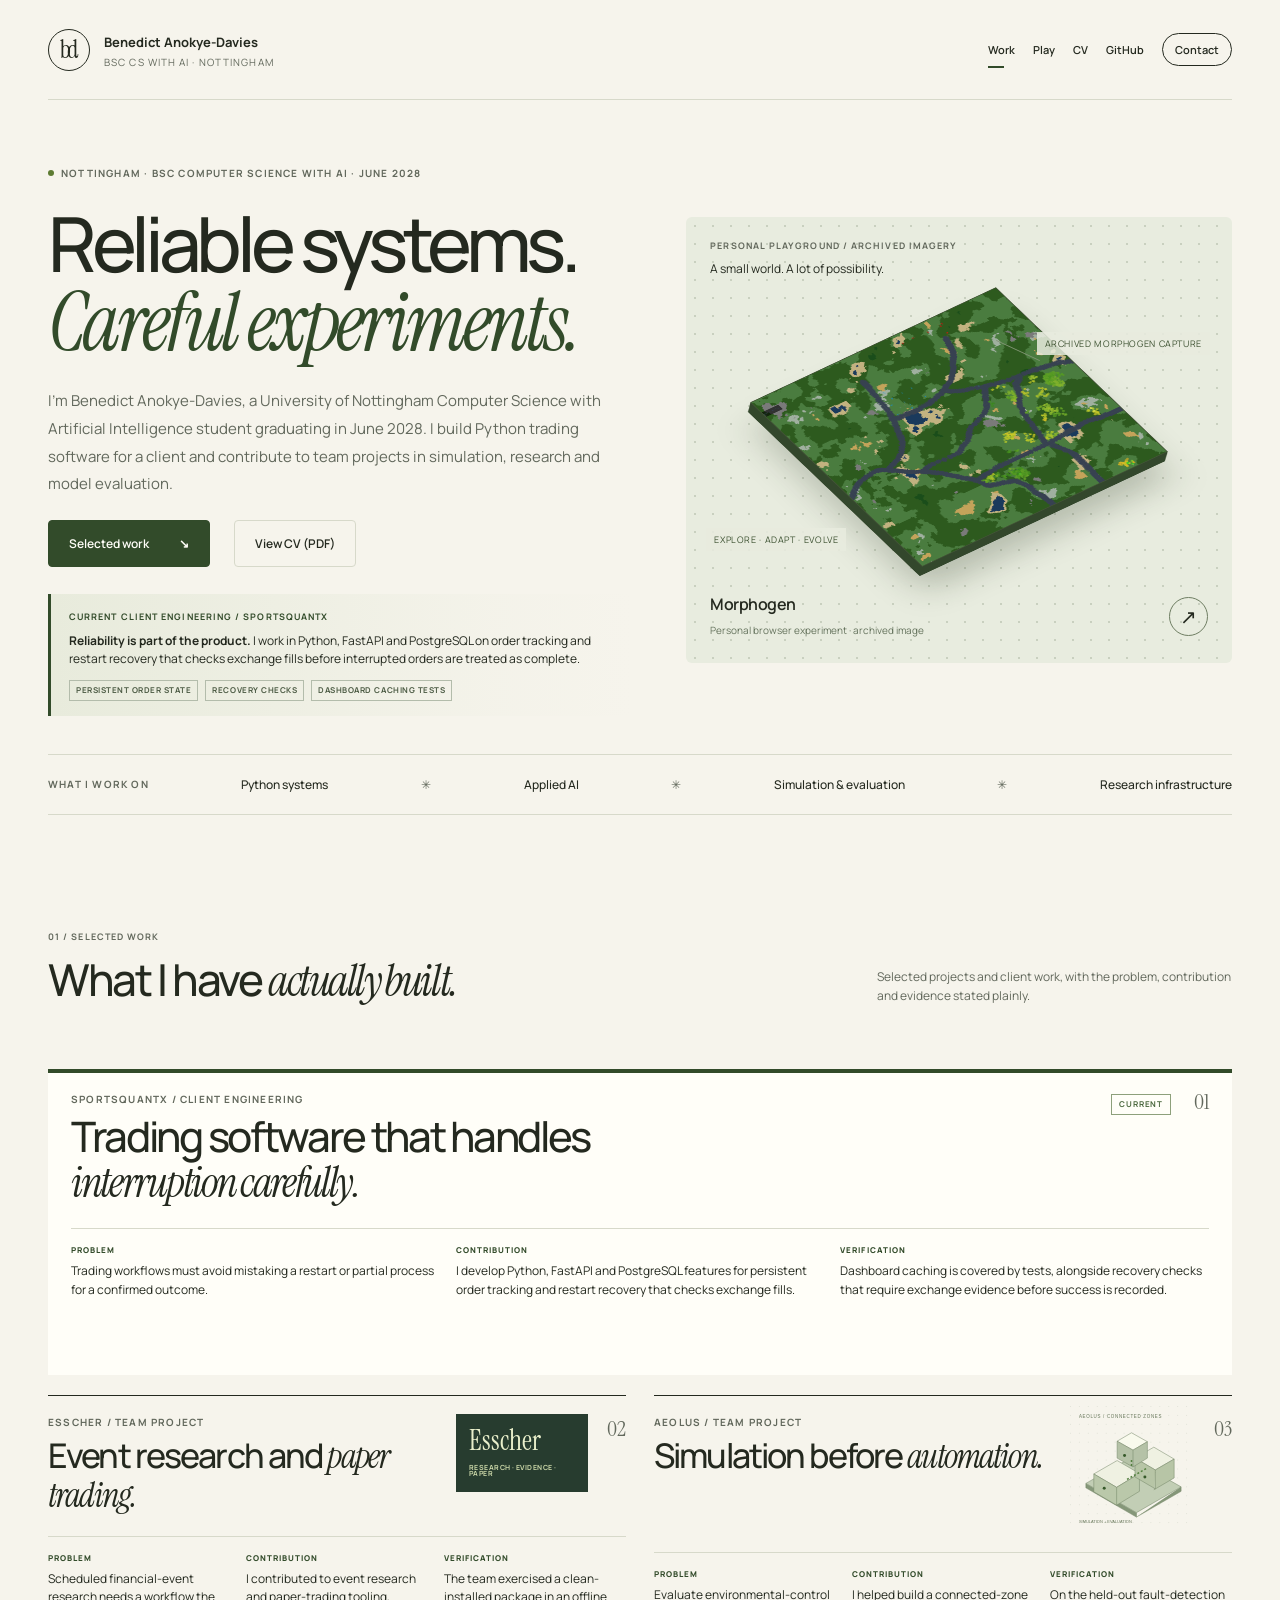
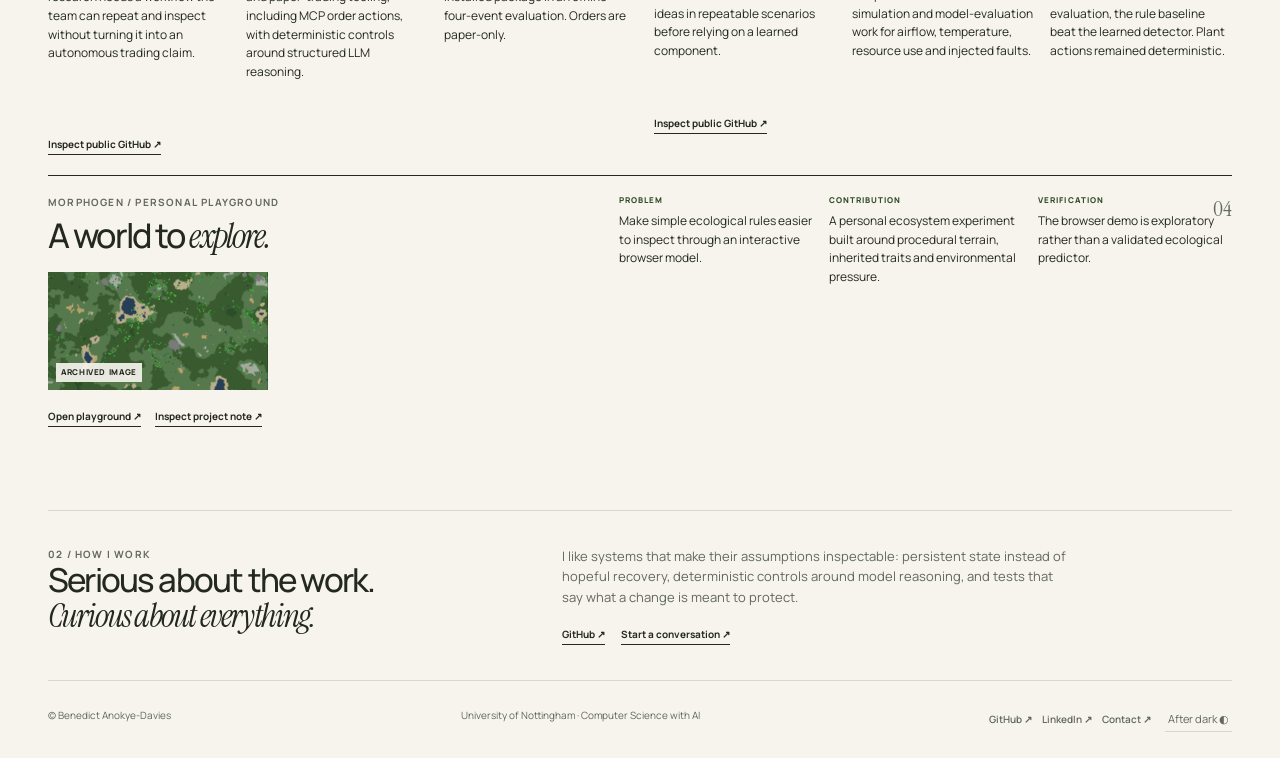
<file: index.html>
<!doctype html><html lang="en"><head><meta charset="utf-8"><meta name="viewport" content="width=device-width, initial-scale=1"><meta name="description" content="Portfolio of Benedict Anokye-Davies, a University of Nottingham Computer Science with Artificial Intelligence student."><title>Selected work · Benedict Anokye-Davies</title><link rel="icon" href="assets/favicon.svg" type="image/svg+xml"><link rel="stylesheet" href="style.css"></head><body><a class="skip-link" href="#main">Skip to content</a><div class="wrap"><header class="header"><a class="brand" href="index.html" aria-label="Benedict Anokye-Davies — home"><span class="monogram">bd</span><span><strong>Benedict Anokye-Davies</strong><small>BSc CS with AI · Nottingham</small></span></a><nav class="nav recruiter-nav" aria-label="Main navigation"><a class="active" href="index.html#work">Work</a><a class="" href="demo.html">Play</a><a href="cv/latest.pdf" target="_blank" rel="noopener">CV</a><a href="https://github.com/bbeennyy860-cyber" target="_blank" rel="noopener">GitHub</a><a class="contact-link" href="mailto:benanokye577@gmail.com">Contact</a></nav></header><main id="main"><section class="hero recruiter-hero"><div class="hero-copy"><div class="meta"><span class="dot"></span>NOTTINGHAM · BSC COMPUTER SCIENCE WITH AI · JUNE 2028</div><h1>Reliable systems.<br><i>Careful experiments.</i></h1><p>I'm Benedict Anokye-Davies, a University of Nottingham Computer Science with Artificial Intelligence student graduating in June 2028. I build Python trading software for a client and contribute to team projects in simulation, research and model evaluation.</p><div class="actions"><a class="button" href="#work">Selected work <span>↘</span></a><a class="button secondary" href="cv/latest.pdf">View CV (PDF)</a></div><aside class="client-brief" aria-label="Current SportsQuantX client work"><div class="meta">CURRENT CLIENT ENGINEERING / SPORTSQUANTX</div><p><strong>Reliability is part of the product.</strong> I work in Python, FastAPI and PostgreSQL on order tracking and restart recovery that checks exchange fills before interrupted orders are treated as complete.</p><div class="client-tags"><span>Persistent order state</span><span>Recovery checks</span><span>Dashboard caching tests</span></div></aside></div><div class="hero-art" aria-label="Stylised presentation of archived Morphogen simulation imagery"><div class="art-title"><div class="meta">PERSONAL PLAYGROUND / ARCHIVED IMAGERY</div><div style="font-size:12px;margin-top:5px">A small world. A lot of possibility.</div></div><div class="specimen"></div><div class="art-note n1"><span class="annotation-line"></span>ARCHIVED MORPHOGEN CAPTURE</div><div class="art-note n2">EXPLORE · ADAPT · EVOLVE</div><div class="art-caption"><div><strong>Morphogen</strong><small>Personal browser experiment · archived image</small></div><a class="circle-link" href="demo.html" aria-label="Open Morphogen playground">↗</a></div></div></section><div class="ticker recruiter-ticker"><span class="meta">WHAT I WORK ON</span><b>Python systems</b><span>✳</span><b>Applied AI</b><span>✳</span><b>Simulation & evaluation</b><span>✳</span><b>Research infrastructure</b></div><section id="work" class="recruiter-work"><div class="section-head"><div><div class="meta">01 / SELECTED WORK</div><h2>What I have <i>actually built.</i></h2></div><p class="work-deck">Selected projects and client work, with the problem, contribution and evidence stated plainly.</p></div><div class="case-ledger"><article class="case-note client-note"><div class="case-number">01</div><div class="case-header"><div><div class="meta">SPORTSQUANTX / CLIENT ENGINEERING</div><h3>Trading software that handles <i>interruption carefully.</i></h3></div><span class="case-status">Current</span></div><div class="case-body"><div><small>Problem</small><p>Trading workflows must avoid mistaking a restart or partial process for a confirmed outcome.</p></div><div><small>Contribution</small><p>I develop Python, FastAPI and PostgreSQL features for persistent order tracking and restart recovery that checks exchange fills.</p></div><div><small>Verification</small><p>Dashboard caching is covered by tests, alongside recovery checks that require exchange evidence before success is recorded.</p></div></div></article><article class="case-note esscher-note"><div class="case-number">02</div><div class="case-header"><div><div class="meta">ESSCHER / TEAM PROJECT</div><h3>Event research and <i>paper trading.</i></h3></div><div class="project-mark">Esscher<span>research · evidence · paper</span></div></div><div class="case-body"><div><small>Problem</small><p>Scheduled financial-event research needs a workflow the team can repeat and inspect without turning it into an autonomous trading claim.</p></div><div><small>Contribution</small><p>I contributed to event research and paper-trading tooling, including MCP order actions, with deterministic controls around structured LLM reasoning.</p></div><div><small>Verification</small><p>The team exercised a clean-installed package in an offline four-event evaluation. Orders are paper-only.</p></div></div><div class="case-actions"><a href="https://github.com/bbeennyy860-cyber" target="_blank" rel="noopener">Inspect public GitHub ↗</a></div></article><article class="case-note aeolus-note"><div class="case-number">03</div><div class="case-header"><div><div class="meta">AEOLUS / TEAM PROJECT</div><h3>Simulation before <i>automation.</i></h3></div><div class="aeolus-mark"><svg viewBox="0 0 250 250" role="img" aria-label="Conceptual connected-zone diagram for AEOLUS"><defs><pattern id="grid" width="18" height="18" patternUnits="userSpaceOnUse"><circle cx="1" cy="1" r=".7" fill="#a8b49d"/></pattern></defs><rect width="250" height="250" fill="url(#grid)"/><g stroke="#718465" stroke-width="1"><path d="M32 156 122 105 224 163 134 215Z" fill="#c2ceb5"/><path d="M32 156v9l102 59v-9M134 224l90-52v-9" fill="#859779"/><path d="m48 137 47-27 45 26-46 28Z" fill="#eff1e2"/><path d="m48 137v36l46 27v-36Zm46 27 46-28v36l-46 28" fill="#bac8aa"/><path d="m131 105 38-22 41 24-38 22Z" fill="#eff1e2"/><path d="m131 105v38l41 24v-38Zm41 24 38-22v38l-41 24" fill="#b7c5a6"/><path d="m95 71 29-17 32 18-29 17Z" fill="#f9faed"/><path d="m95 71v34l32 18V89Zm32 18 29-17v33l-29 18" fill="#b5c2a7"/><path d="m115 148 39-22M124 121v-13" fill="none" stroke="#527f3e" stroke-width="3" stroke-dasharray="4 4"/></g><g fill="#36592a"><circle cx="69" cy="166" r="3"/><circle cx="151" cy="143" r="3"/><circle cx="110" cy="100" r="3"/></g><text x="18" y="25" fill="#647457" font-family="Arial" font-size="9" letter-spacing="1.4">AEOLUS / CONNECTED ZONES</text><text x="18" y="235" fill="#647457" font-family="Arial" font-size="8">SIMULATION + EVALUATION</text></svg></div></div><div class="case-body"><div><small>Problem</small><p>Evaluate environmental-control ideas in repeatable scenarios before relying on a learned component.</p></div><div><small>Contribution</small><p>I helped build a connected-zone simulation and model-evaluation work for airflow, temperature, resource use and injected faults.</p></div><div><small>Verification</small><p>On the held-out fault-detection evaluation, the rule baseline beat the learned detector. Plant actions remained deterministic.</p></div></div><div class="case-actions"><a href="https://github.com/bbeennyy860-cyber" target="_blank" rel="noopener">Inspect public GitHub ↗</a></div></article><article class="case-note morphogen-note"><div class="case-number">04</div><div class="case-header"><div><div class="meta">MORPHOGEN / PERSONAL PLAYGROUND</div><h3>A world to <i>explore.</i></h3></div><a class="morphogen-thumb" href="demo.html"><img src="assets/ecosystem.png" alt="Archived Morphogen simulation capture"><span>Archived image</span></a></div><div class="case-body"><div><small>Problem</small><p>Make simple ecological rules easier to inspect through an interactive browser model.</p></div><div><small>Contribution</small><p>A personal ecosystem experiment built around procedural terrain, inherited traits and environmental pressure.</p></div><div><small>Verification</small><p>The browser demo is exploratory rather than a validated ecological predictor.</p></div></div><div class="case-actions"><a href="demo.html">Open playground ↗</a><a href="project.html">Inspect project note ↗</a></div></article></div></section><section id="about" class="about-strip recruiter-about"><div><div class="meta">02 / HOW I WORK</div><h2>Serious about the work.<br><i>Curious about everything.</i></h2></div><div><p>I like systems that make their assumptions inspectable: persistent state instead of hopeful recovery, deterministic controls around model reasoning, and tests that say what a change is meant to protect.</p><div class="about-links"><a href="https://github.com/bbeennyy860-cyber" target="_blank" rel="noopener">GitHub ↗</a><a href="mailto:benanokye577@gmail.com">Start a conversation ↗</a></div></div></section></main><footer class="footer recruiter-footer"><span>© Benedict Anokye-Davies</span><span>University of Nottingham · Computer Science with AI</span><span class="footer-links"><a href="https://github.com/bbeennyy860-cyber" target="_blank" rel="noopener">GitHub ↗</a><a href="https://www.linkedin.com/in/benedict-anokye-davies/" target="_blank" rel="noopener">LinkedIn ↗</a><a href="mailto:benanokye577@gmail.com">Contact ↗</a><button class="theme-toggle" type="button" aria-label="Switch visual direction">After dark ◐</button></span></footer></div><script src="app.js"></script></body></html>
</file>
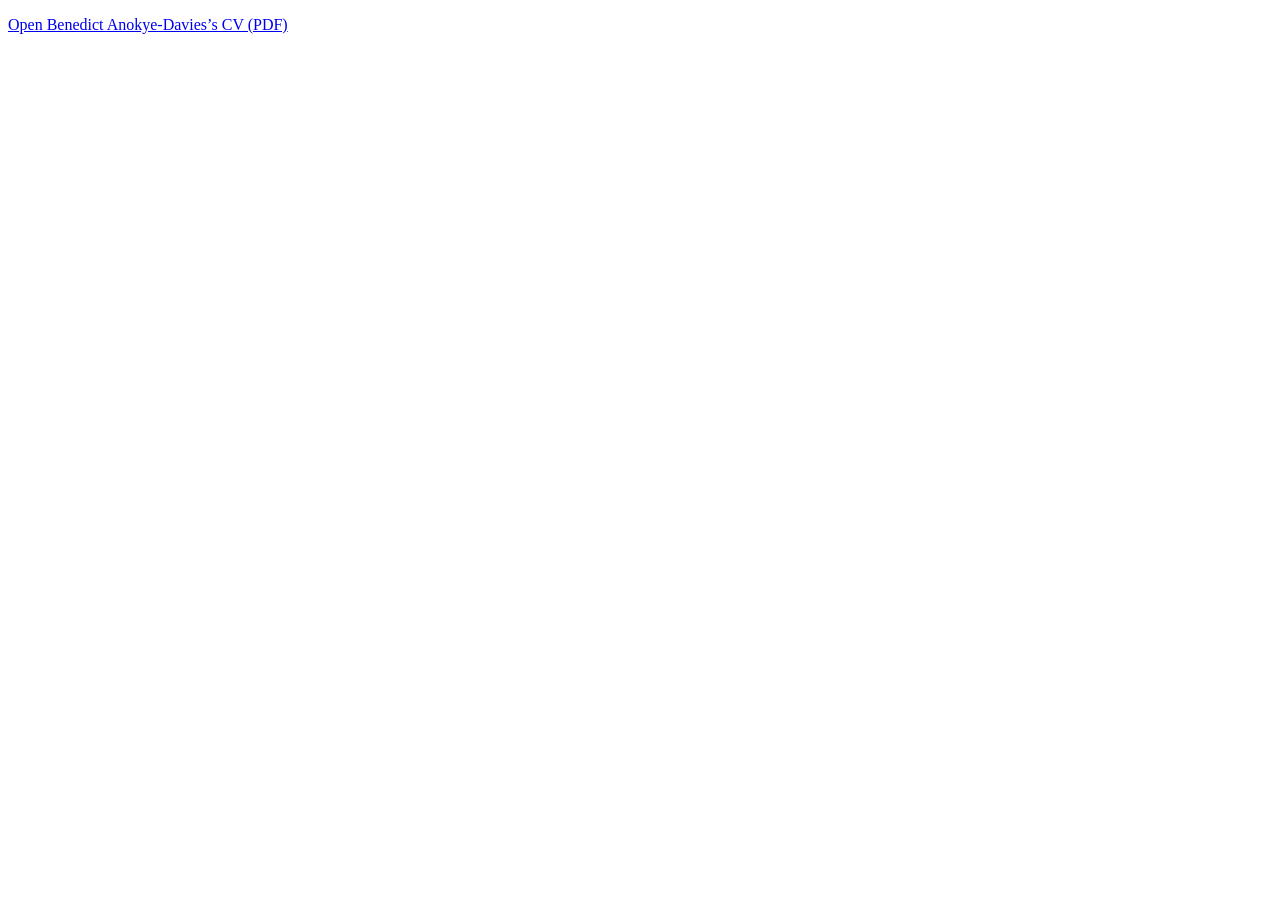
<file: cv/index.html>
<!doctype html>
<html lang="en">
<head>
  <meta charset="utf-8">
  <meta name="viewport" content="width=device-width, initial-scale=1">
  <title>CV · Benedict Anokye-Davies</title>
  <meta http-equiv="refresh" content="0; url=latest.pdf">
  <link rel="canonical" href="https://b-davies.dev/cv/latest.pdf">
</head>
<body>
  <main><p><a href="latest.pdf">Open Benedict Anokye-Davies’s CV (PDF)</a></p></main>
</body>
</html>
</file>
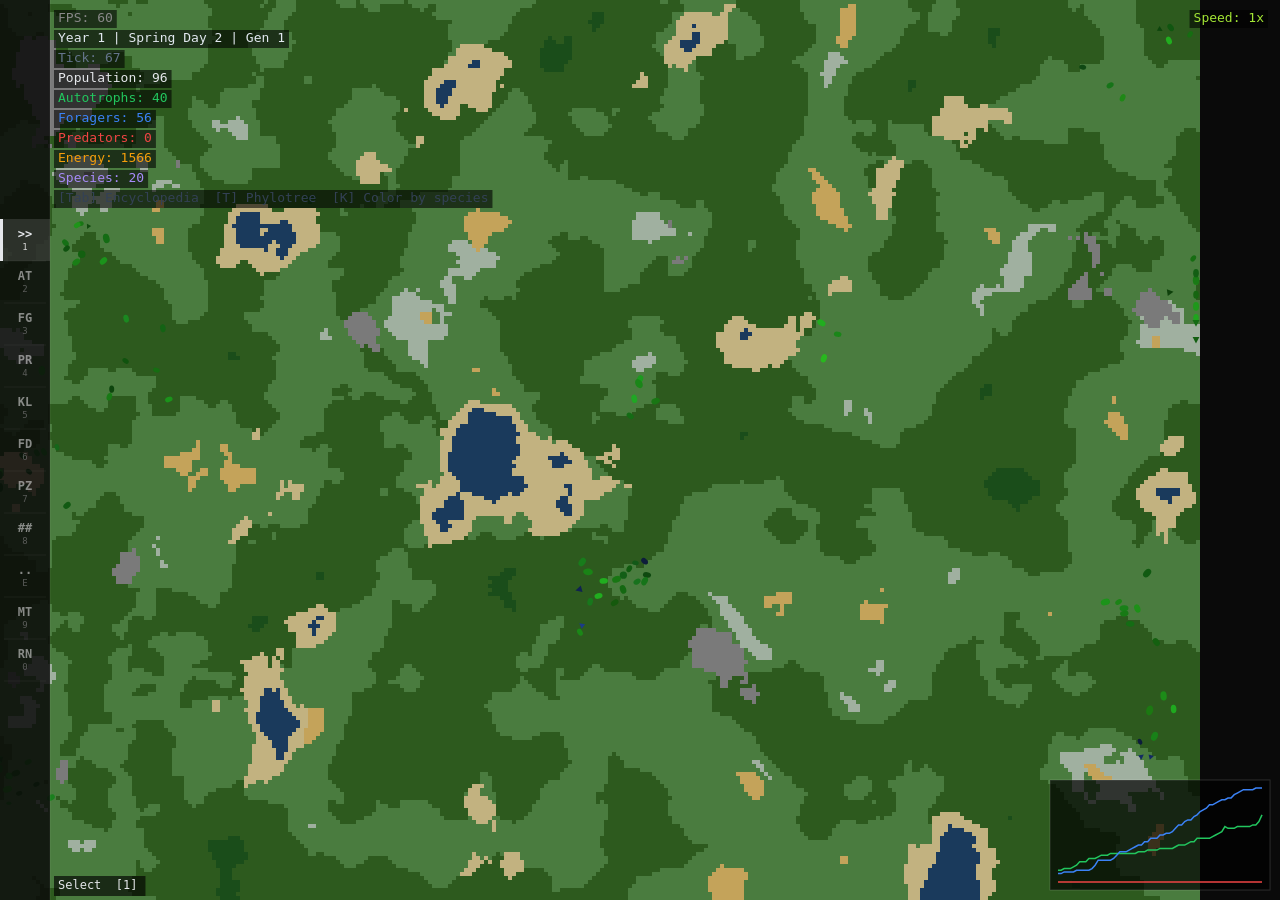
<file: morphogen/index.html>
<!DOCTYPE html>
<html lang="en">
  <head>
    <meta charset="UTF-8" />
    <meta name="viewport" content="width=device-width, initial-scale=1.0" />
    <title>Morphogen</title>
    <style>
      * { margin: 0; padding: 0; box-sizing: border-box; }
      html, body { width: 100%; height: 100%; overflow: hidden; background: #0a0a0a; }
      canvas { display: block; }
    </style>
    <script type="module" crossorigin src="./assets/index-f8e9JJ2e.js"></script>
  </head>
  <body>
    <canvas id="morphogen-canvas"></canvas>
  </body>
</html>
</file>
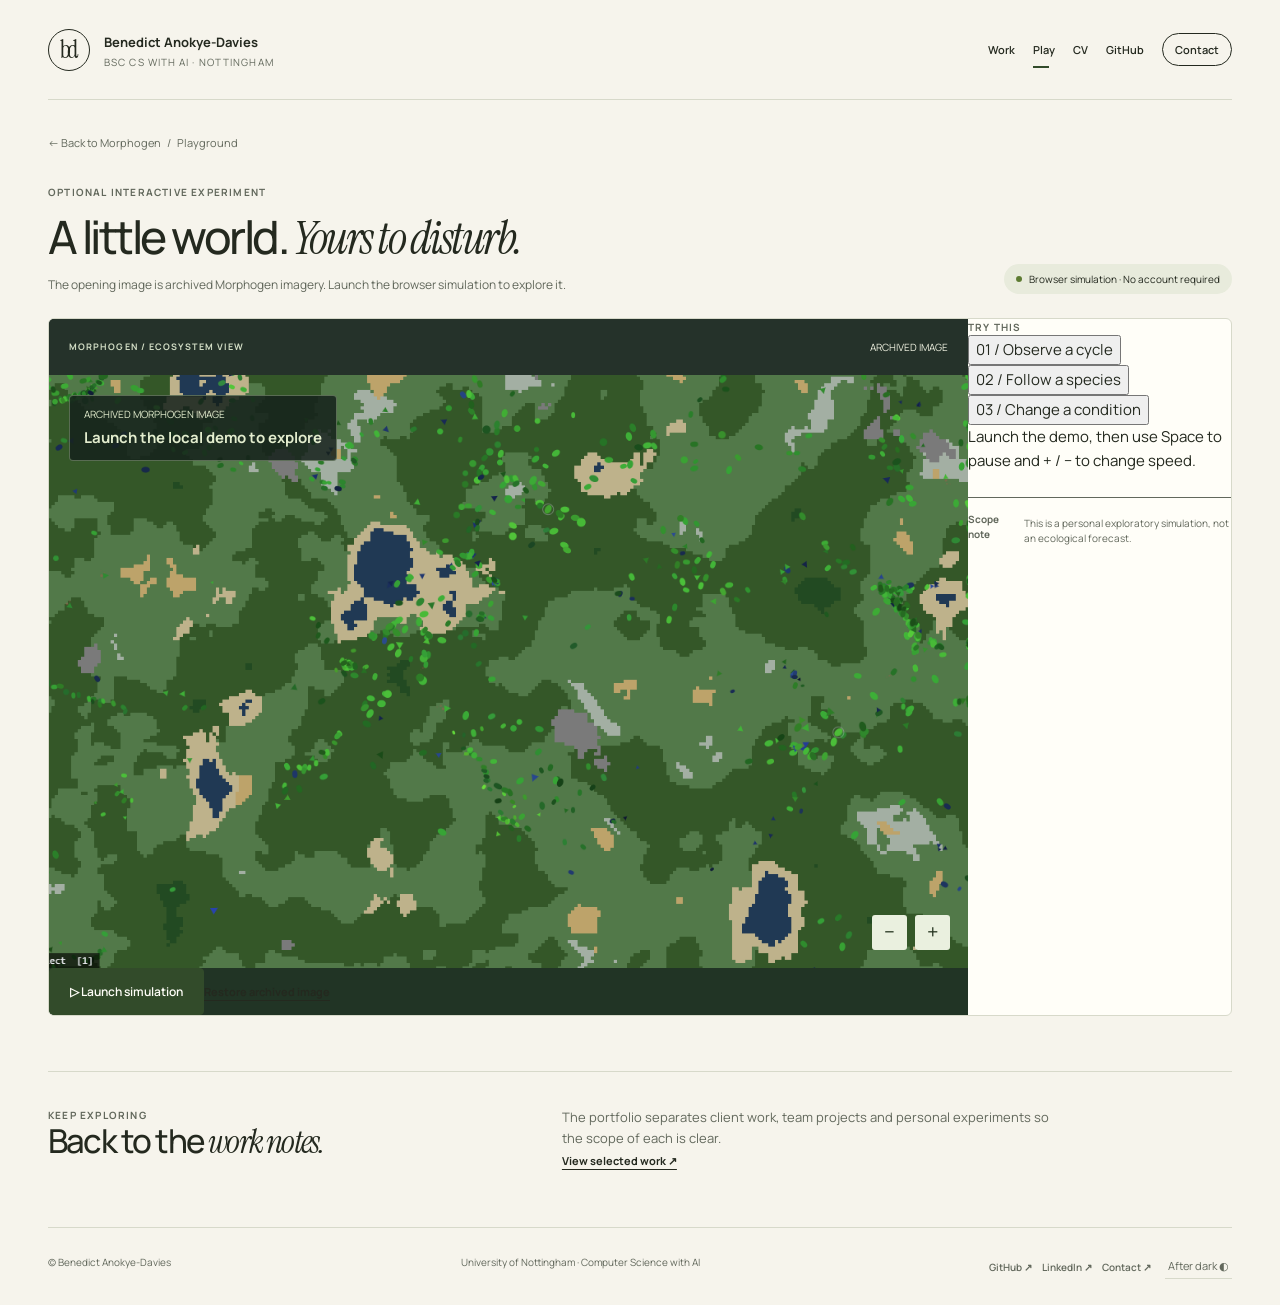
<file: demo.html>
<!doctype html><html lang="en"><head><meta charset="utf-8"><meta name="viewport" content="width=device-width, initial-scale=1"><meta name="description" content="Portfolio of Benedict Anokye-Davies, a University of Nottingham Computer Science with Artificial Intelligence student."><title>Playground · Benedict Anokye-Davies</title><link rel="icon" href="assets/favicon.svg" type="image/svg+xml"><link rel="stylesheet" href="style.css"></head><body><a class="skip-link" href="#main">Skip to content</a><div class="wrap"><header class="header"><a class="brand" href="index.html" aria-label="Benedict Anokye-Davies — home"><span class="monogram">bd</span><span><strong>Benedict Anokye-Davies</strong><small>BSc CS with AI · Nottingham</small></span></a><nav class="nav recruiter-nav" aria-label="Main navigation"><a class="" href="index.html#work">Work</a><a class="active" href="demo.html">Play</a><a href="cv/latest.pdf" target="_blank" rel="noopener">CV</a><a href="https://github.com/bbeennyy860-cyber" target="_blank" rel="noopener">GitHub</a><a class="contact-link" href="mailto:benanokye577@gmail.com">Contact</a></nav></header><main id="main"><div class="breadcrumb"><a href="project.html">← Back to Morphogen</a> &nbsp; / &nbsp; Playground</div><section class="demo-hero"><div><div class="meta">OPTIONAL INTERACTIVE EXPERIMENT</div><h1>A little world.<i> Yours to disturb.</i></h1><p>The opening image is archived Morphogen imagery. Launch the browser simulation to explore it.</p></div><span class="demo-label"><span class="dot"></span>Browser simulation · No account required</span></section><section class="demo-shell" aria-label="Morphogen playground preview"><div class="demo-main"><div class="demo-toolbar"><span class="meta">MORPHOGEN / ECOSYSTEM VIEW</span><span id="demo-status">ARCHIVED IMAGE</span></div><div class="demo-stage"><img id="snapshot" src="assets/ecosystem.png" alt="Archived Morphogen ecosystem capture"><div class="stage-corner" id="snapshot-label">ARCHIVED MORPHOGEN IMAGE<b>Launch the local demo to explore</b></div><iframe id="live-frame" title="Actual local Morphogen browser simulation" data-src="morphogen/index.html"></iframe><div class="stage-view" id="snapshot-zoom"><button class="icon-button" type="button" aria-label="Zoom snapshot out" data-zoom="-">−</button><button class="icon-button" type="button" aria-label="Zoom snapshot in" data-zoom="+">+</button></div></div><div class="demo-controls"><button id="launch" class="button" type="button">▷ Launch simulation</button><button id="restore" class="text-link" type="button">Restore archived image</button></div></div><aside class="demo-guide"><div class="meta">TRY THIS</div><button type="button" data-guide="observe">01 / Observe a cycle</button><button type="button" data-guide="species">02 / Follow a species</button><button type="button" data-guide="disturb">03 / Change a condition</button><p id="guide-text">Launch the demo, then use Space to pause and + / − to change speed.</p><div class="demo-note"><strong>Scope note</strong><span>This is a personal exploratory simulation, not an ecological forecast.</span></div></aside></section><section class="about-strip demo-aftercare"><div><div class="meta">KEEP EXPLORING</div><h2>Back to the <i>work notes.</i></h2></div><div><p>The portfolio separates client work, team projects and personal experiments so the scope of each is clear.</p><a class="text-link" href="index.html#work">View selected work ↗</a></div></section></main><footer class="footer recruiter-footer"><span>© Benedict Anokye-Davies</span><span>University of Nottingham · Computer Science with AI</span><span class="footer-links"><a href="https://github.com/bbeennyy860-cyber" target="_blank" rel="noopener">GitHub ↗</a><a href="https://www.linkedin.com/in/benedict-anokye-davies/" target="_blank" rel="noopener">LinkedIn ↗</a><a href="mailto:benanokye577@gmail.com">Contact ↗</a><button class="theme-toggle" type="button" aria-label="Switch visual direction">After dark ◐</button></span></footer></div><script src="app.js"></script></body></html>
</file>
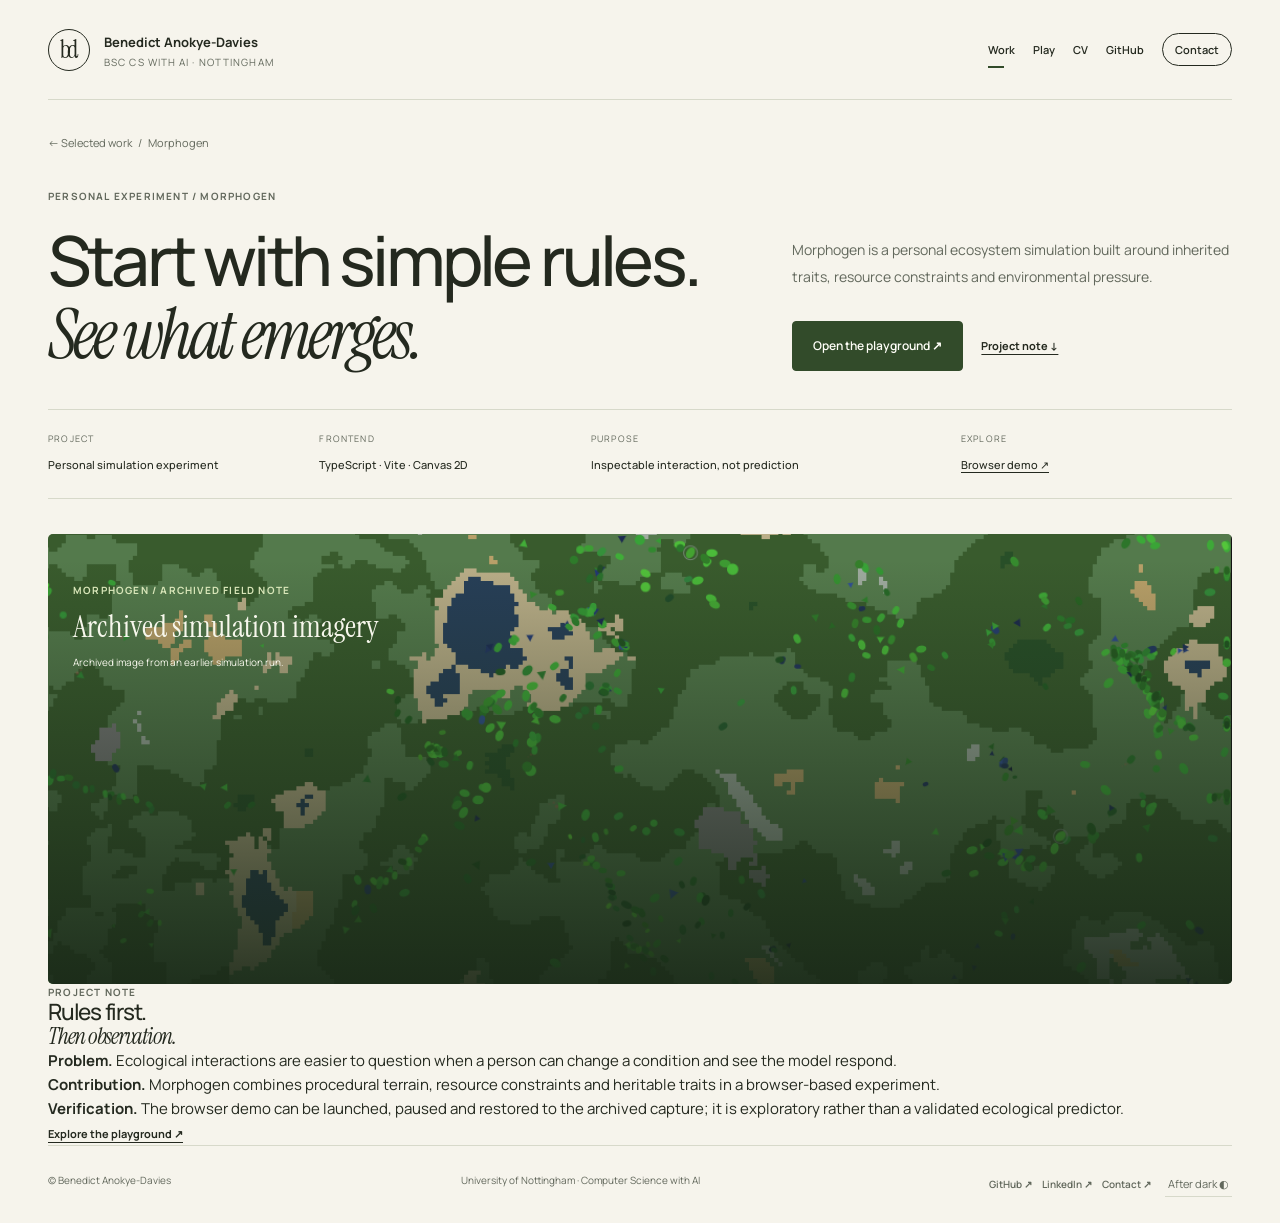
<file: project.html>
<!doctype html><html lang="en"><head><meta charset="utf-8"><meta name="viewport" content="width=device-width, initial-scale=1"><meta name="description" content="Portfolio of Benedict Anokye-Davies, a University of Nottingham Computer Science with Artificial Intelligence student."><title>Morphogen · Benedict Anokye-Davies</title><link rel="icon" href="assets/favicon.svg" type="image/svg+xml"><link rel="stylesheet" href="style.css"></head><body><a class="skip-link" href="#main">Skip to content</a><div class="wrap"><header class="header"><a class="brand" href="index.html" aria-label="Benedict Anokye-Davies — home"><span class="monogram">bd</span><span><strong>Benedict Anokye-Davies</strong><small>BSc CS with AI · Nottingham</small></span></a><nav class="nav recruiter-nav" aria-label="Main navigation"><a class="active" href="index.html#work">Work</a><a class="" href="demo.html">Play</a><a href="cv/latest.pdf" target="_blank" rel="noopener">CV</a><a href="https://github.com/bbeennyy860-cyber" target="_blank" rel="noopener">GitHub</a><a class="contact-link" href="mailto:benanokye577@gmail.com">Contact</a></nav></header><main id="main"><div class="breadcrumb"><a href="index.html#work">← Selected work</a> &nbsp; / &nbsp; Morphogen</div><section class="project-hero"><div><div class="meta">PERSONAL EXPERIMENT / MORPHOGEN</div><h1>Start with simple rules.<br><i>See what emerges.</i></h1></div><div class="project-intro"><p>Morphogen is a personal ecosystem simulation built around inherited traits, resource constraints and environmental pressure.</p><div class="actions"><a class="button" href="demo.html">Open the playground ↗</a><a class="text-link" href="#inside">Project note ↓</a></div></div></section><div class="project-facts"><div><small>Project</small><strong>Personal simulation experiment</strong></div><div><small>Frontend</small><strong>TypeScript · Vite · Canvas 2D</strong></div><div><small>Purpose</small><strong>Inspectable interaction, not prediction</strong></div><div><small>Explore</small><strong><a href="demo.html">Browser demo ↗</a></strong></div></div><div class="case-visual"><img src="assets/ecosystem.png" alt="Archived Morphogen simulation capture"><div class="case-overlay"><div class="meta">MORPHOGEN / ARCHIVED FIELD NOTE</div><strong>Archived simulation imagery</strong><small>Archived image from an earlier simulation run.</small></div></div><section id="inside" class="inside-grid"><div><div class="meta">PROJECT NOTE</div><h2>Rules first.<br><i>Then observation.</i></h2></div><div class="inside-copy"><p><strong>Problem.</strong> Ecological interactions are easier to question when a person can change a condition and see the model respond.</p><p><strong>Contribution.</strong> Morphogen combines procedural terrain, resource constraints and heritable traits in a browser-based experiment.</p><p><strong>Verification.</strong> The browser demo can be launched, paused and restored to the archived capture; it is exploratory rather than a validated ecological predictor.</p><p><a class="text-link" href="demo.html">Explore the playground ↗</a></p></div></section></main><footer class="footer recruiter-footer"><span>© Benedict Anokye-Davies</span><span>University of Nottingham · Computer Science with AI</span><span class="footer-links"><a href="https://github.com/bbeennyy860-cyber" target="_blank" rel="noopener">GitHub ↗</a><a href="https://www.linkedin.com/in/benedict-anokye-davies/" target="_blank" rel="noopener">LinkedIn ↗</a><a href="mailto:benanokye577@gmail.com">Contact ↗</a><button class="theme-toggle" type="button" aria-label="Switch visual direction">After dark ◐</button></span></footer></div><script src="app.js"></script></body></html>
</file>
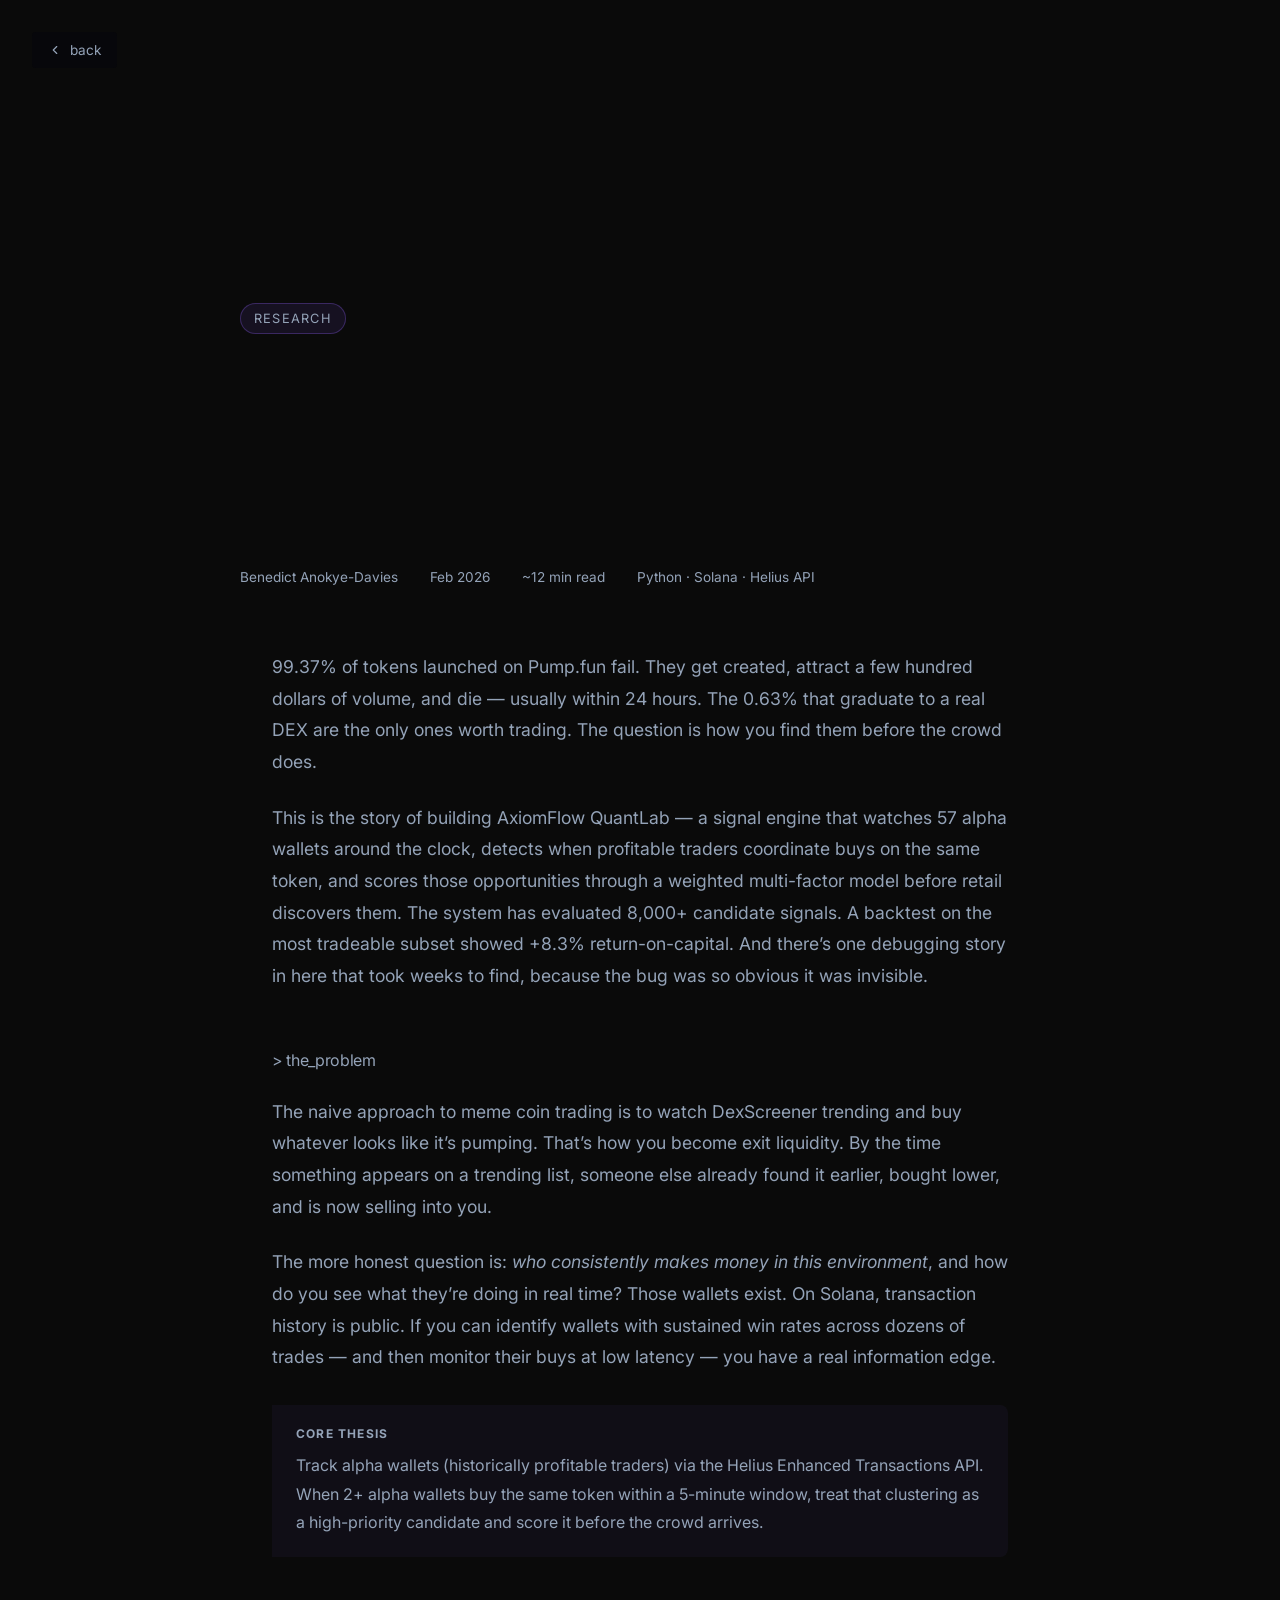
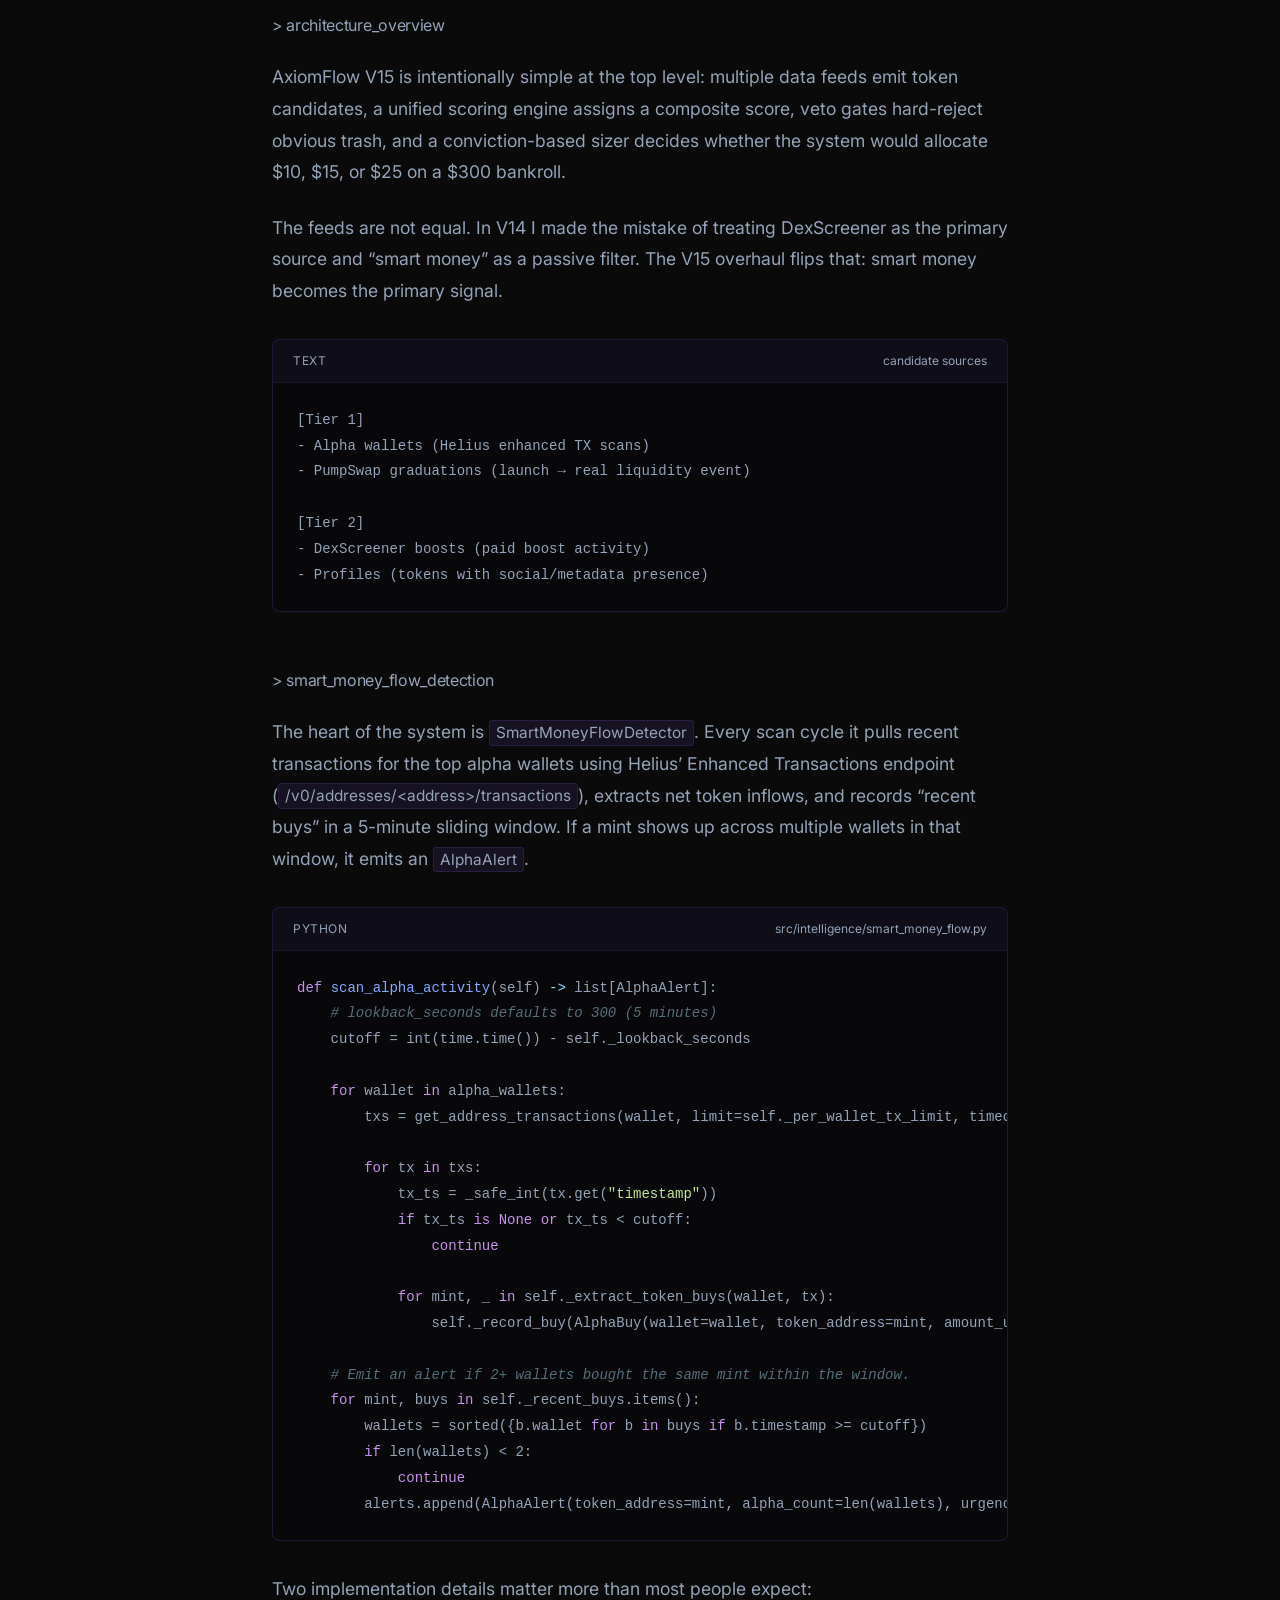
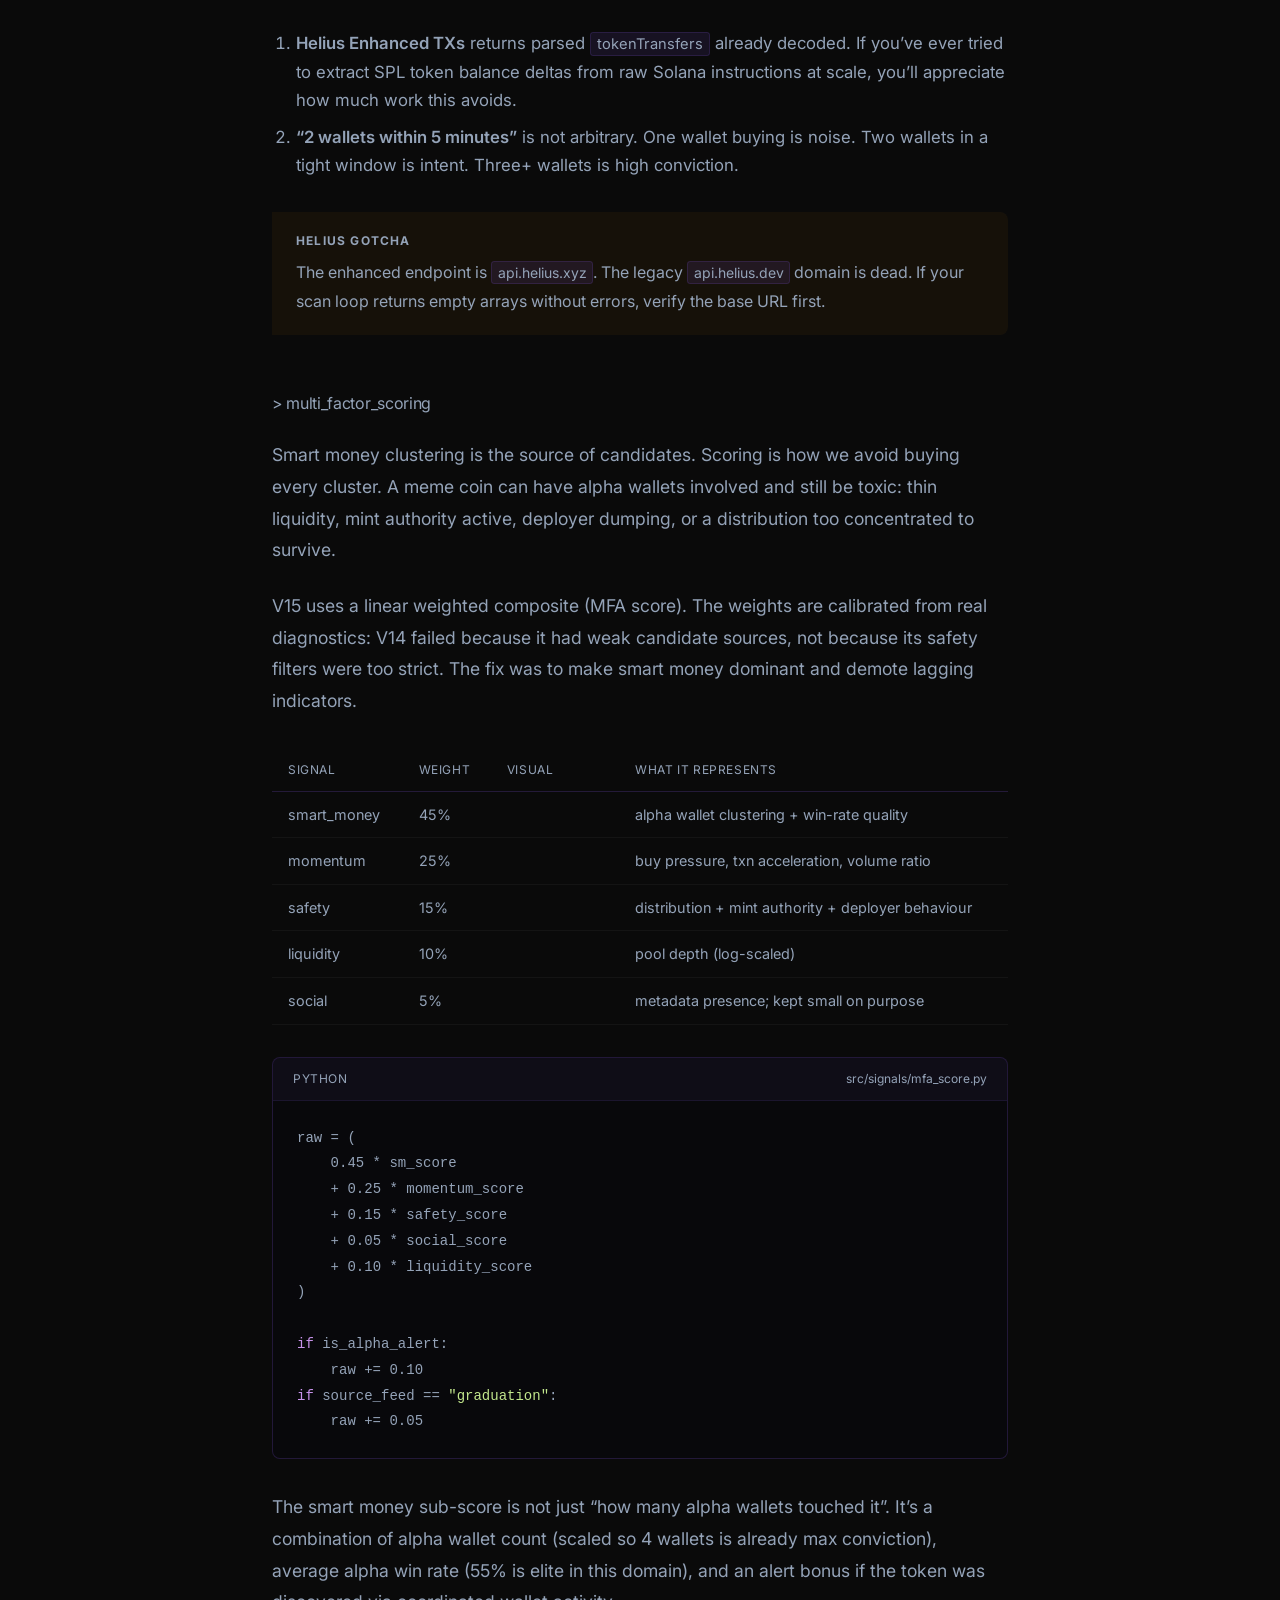
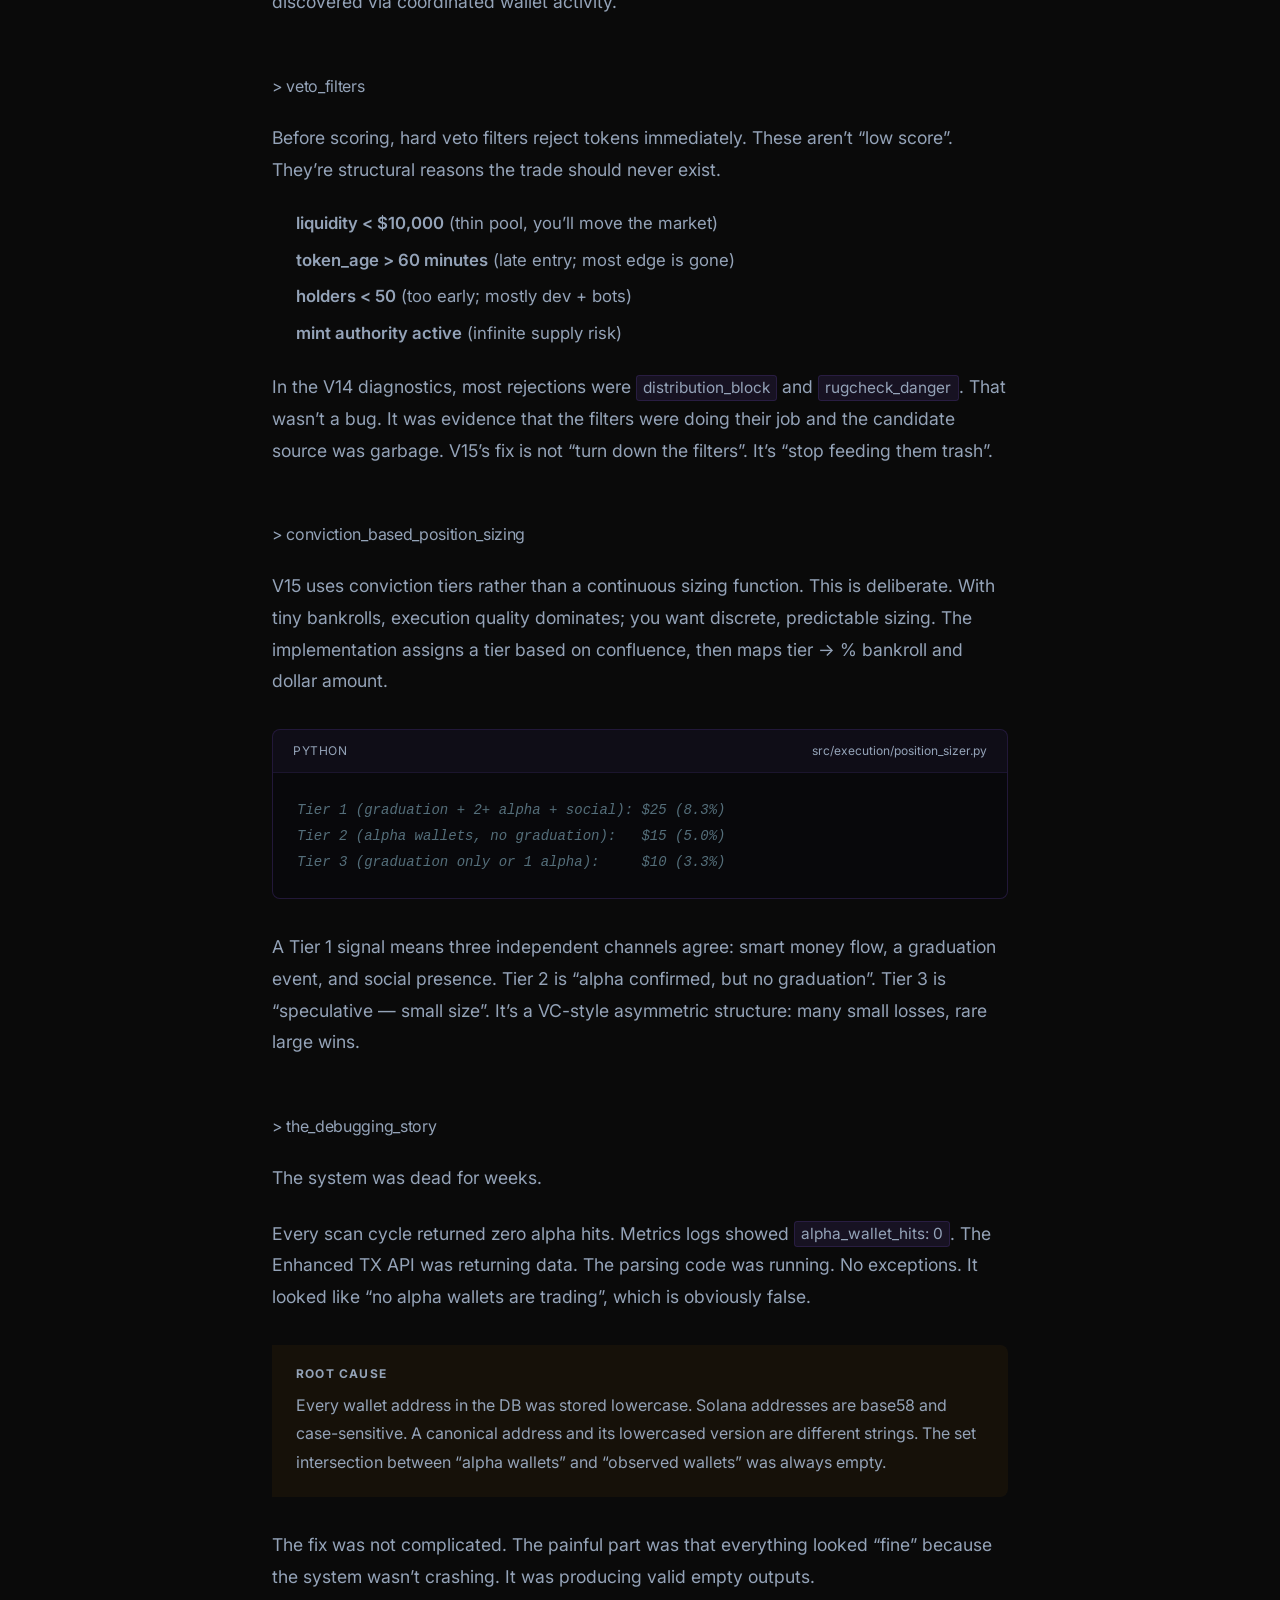
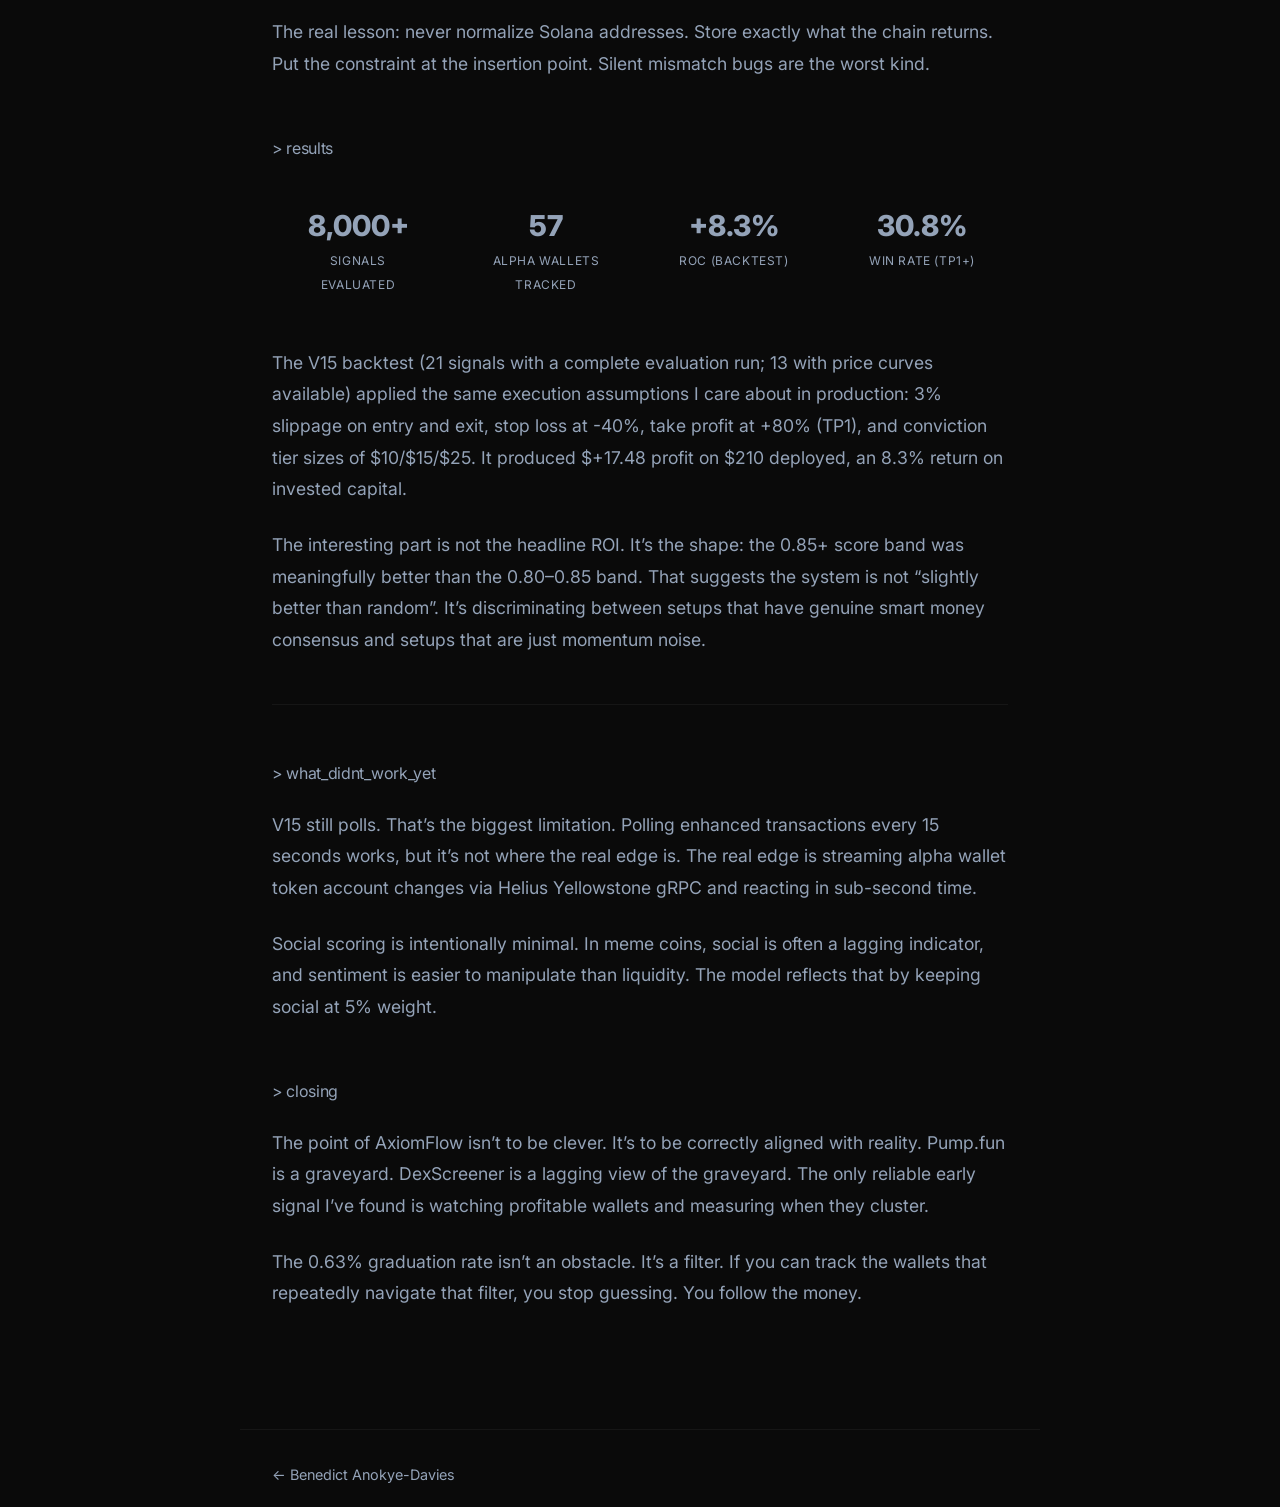
<file: blog/smart-money-solana.html>
<!DOCTYPE html>
<html lang="en">
<head>
    <meta charset="UTF-8">
    <meta name="viewport" content="width=device-width, initial-scale=1.0">
    <title>How I Built a Trading System That Follows Smart Money on Solana | Benedict Anokye-Davies</title>
    <meta name="description" content="A deep dive into building AxiomFlow QuantLab — a Solana meme coin signal engine that tracks alpha wallets and detects coordinated buying before the crowd.">
    <link rel="preconnect" href="https://fonts.googleapis.com">
    <link rel="preconnect" href="https://fonts.gstatic.com" crossorigin>
    <link href="https://fonts.googleapis.com/css2?family=JetBrains+Mono:wght@400;700;800&family=Outfit:wght@300;400;500;700;900&display=swap" rel="stylesheet">
    <link rel="stylesheet" href="../css/style.css">
    <style>
        .blog-header {
            min-height: 55vh;
            display: flex;
            flex-direction: column;
            justify-content: flex-end;
            padding: 0 2rem 4rem;
        }

        .blog-header-content {
            max-width: 800px;
            margin: 0 auto;
            width: 100%;
        }

        .blog-back {
            font-family: var(--font-mono);
            font-size: 0.85rem;
            color: var(--text-muted);
            text-decoration: none;
            display: inline-flex;
            align-items: center;
            gap: 0.5rem;
            transition: color 0.3s ease;
            position: fixed;
            top: 2rem;
            left: 2rem;
            z-index: 100;
            background: rgba(8, 8, 12, 0.85);
            backdrop-filter: blur(10px);
            padding: 0.5rem 1rem;
            border-radius: 4px;
            border: 1px solid var(--glass-border);
        }

        .blog-back:hover {
            color: var(--accent-violet);
        }

        .blog-tag {
            font-family: var(--font-mono);
            font-size: 0.8rem;
            text-transform: uppercase;
            letter-spacing: 0.1em;
            padding: 0.3rem 0.8rem;
            background: rgba(139, 92, 246, 0.1);
            color: var(--accent-violet);
            border-radius: 20px;
            border: 1px solid rgba(139, 92, 246, 0.3);
            display: inline-block;
            margin-bottom: 1.5rem;
        }

        .blog-title {
            font-size: clamp(2rem, 5vw, 3.5rem);
            font-weight: 900;
            letter-spacing: -0.03em;
            line-height: 1.1;
            margin-bottom: 1.5rem;
            background: linear-gradient(135deg, var(--text-primary) 0%, var(--accent-violet) 100%);
            -webkit-background-clip: text;
            background-clip: text;
            color: transparent;
        }

        .blog-meta {
            display: flex;
            gap: 2rem;
            font-family: var(--font-mono);
            font-size: 0.85rem;
            color: var(--text-dim);
            flex-wrap: wrap;
        }

        .blog-meta .accent {
            color: var(--accent-amber);
        }

        article {
            max-width: 800px;
            margin: 0 auto;
            padding: 0 2rem 6rem;
        }

        article p {
            font-size: 1.1rem;
            line-height: 1.8;
            color: var(--text-muted);
            margin-bottom: 1.5rem;
        }

        article h2 {
            font-family: var(--font-mono);
            font-size: 1rem;
            color: var(--accent-violet);
            font-weight: 400;
            letter-spacing: -0.02em;
            margin: 3.5rem 0 1.5rem;
        }

        article h2::before {
            content: '> ';
            color: var(--accent-amber);
        }

        article h3 {
            font-size: 1.3rem;
            font-weight: 700;
            color: var(--text-primary);
            margin: 2rem 0 1rem;
            letter-spacing: -0.02em;
        }

        article strong {
            color: var(--text-primary);
            font-weight: 600;
        }

        .code-block {
            background: rgba(8, 8, 12, 0.9);
            border: 1px solid rgba(139, 92, 246, 0.2);
            border-radius: 8px;
            margin: 2rem 0;
            overflow: hidden;
        }

        .code-header {
            display: flex;
            justify-content: space-between;
            align-items: center;
            padding: 0.75rem 1.25rem;
            background: rgba(139, 92, 246, 0.05);
            border-bottom: 1px solid rgba(139, 92, 246, 0.1);
        }

        .code-lang {
            font-family: var(--font-mono);
            font-size: 0.75rem;
            color: var(--accent-violet);
            text-transform: uppercase;
            letter-spacing: 0.05em;
        }

        .code-filename {
            font-family: var(--font-mono);
            font-size: 0.75rem;
            color: var(--text-dim);
        }

        .code-block pre {
            padding: 1.5rem;
            margin: 0;
            overflow-x: auto;
            font-family: var(--font-mono);
            font-size: 0.875rem;
            line-height: 1.7;
            color: var(--text-primary);
        }

        article p code,
        article li code {
            font-family: var(--font-mono);
            font-size: 0.875em;
            background: rgba(139, 92, 246, 0.1);
            color: var(--accent-cyan);
            padding: 0.15em 0.4em;
            border-radius: 3px;
            border: 1px solid rgba(139, 92, 246, 0.15);
        }

        .metrics-grid {
            display: grid;
            grid-template-columns: repeat(auto-fit, minmax(150px, 1fr));
            gap: 1rem;
            margin: 2rem 0;
        }

        .metric-card {
            background: var(--glass-bg);
            border: 1px solid var(--glass-border);
            border-radius: 8px;
            padding: 1.25rem;
            text-align: center;
        }

        .metric-value {
            font-family: var(--font-mono);
            font-size: 1.8rem;
            font-weight: 800;
            color: var(--accent-amber);
            display: block;
            line-height: 1;
            margin-bottom: 0.4rem;
        }

        .metric-label {
            font-family: var(--font-mono);
            font-size: 0.75rem;
            color: var(--text-dim);
            text-transform: uppercase;
            letter-spacing: 0.05em;
        }

        .callout {
            border-left: 3px solid var(--accent-amber);
            background: rgba(245, 158, 11, 0.05);
            border-radius: 0 8px 8px 0;
            padding: 1.25rem 1.5rem;
            margin: 2rem 0;
        }

        .callout.violet {
            border-left-color: var(--accent-violet);
            background: rgba(139, 92, 246, 0.05);
        }

        .callout.cyan {
            border-left-color: var(--accent-cyan);
            background: rgba(6, 182, 212, 0.05);
        }

        .callout p {
            margin-bottom: 0;
            font-size: 1rem;
        }

        .callout-label {
            font-family: var(--font-mono);
            font-size: 0.75rem;
            text-transform: uppercase;
            letter-spacing: 0.1em;
            color: var(--accent-amber);
            margin-bottom: 0.5rem;
            font-weight: 700;
        }

        .callout.violet .callout-label { color: var(--accent-violet); }
        .callout.cyan .callout-label { color: var(--accent-cyan); }

        .weight-table {
            width: 100%;
            border-collapse: collapse;
            margin: 2rem 0;
            font-family: var(--font-mono);
            font-size: 0.9rem;
        }

        .weight-table th {
            text-align: left;
            padding: 0.75rem 1rem;
            color: var(--text-dim);
            font-size: 0.75rem;
            text-transform: uppercase;
            letter-spacing: 0.05em;
            border-bottom: 1px solid rgba(139, 92, 246, 0.2);
            font-weight: 400;
        }

        .weight-table td {
            padding: 0.75rem 1rem;
            color: var(--text-muted);
            border-bottom: 1px solid rgba(255, 255, 255, 0.04);
        }

        .weight-table tr:hover td {
            background: rgba(139, 92, 246, 0.04);
        }

        .weight-bar { display: flex; align-items: center; gap: 0.75rem; }
        .weight-bar-fill { height: 4px; border-radius: 2px; background: var(--accent-violet); }
        .weight-bar-fill.amber { background: var(--accent-amber); }
        .weight-bar-fill.cyan { background: var(--accent-cyan); }
        .weight-bar-fill.dim { background: var(--text-dim); }

        article ul,
        article ol {
            padding-left: 1.5rem;
            margin-bottom: 1.5rem;
        }

        article li {
            color: var(--text-muted);
            margin-bottom: 0.5rem;
            line-height: 1.7;
            font-size: 1.05rem;
        }

        article li::marker { color: var(--accent-violet); }

        .section-divider {
            border: none;
            border-top: 1px solid rgba(255, 255, 255, 0.05);
            margin: 3rem 0;
        }

        .blog-footer-nav {
            max-width: 800px;
            margin: 0 auto;
            padding: 2rem 2rem 4rem;
            border-top: 1px solid rgba(255, 255, 255, 0.05);
        }

        .blog-footer-nav a {
            font-family: var(--font-mono);
            font-size: 0.9rem;
            color: var(--text-muted);
            text-decoration: none;
            transition: color 0.3s ease;
        }

        .blog-footer-nav a:hover { color: var(--accent-violet); }

        .kw { color: #c792ea; }
        .fn { color: #82aaff; }
        .st { color: #c3e88d; }
        .cm { color: #546e7a; font-style: italic; }
        .nb { color: var(--accent-amber); }
        .op { color: #89ddff; }

        @media (max-width: 768px) {
            .blog-header { padding: 0 1rem 3rem; min-height: 45vh; }
            article { padding: 0 1rem 4rem; }
            .blog-back { top: 1rem; left: 1rem; }
            .metrics-grid { grid-template-columns: repeat(2, 1fr); }
        }
    </style>
</head>
<body>
    <canvas id="particles-bg"></canvas>

    <a href="../index.html" class="blog-back">
        <svg xmlns="http://www.w3.org/2000/svg" width="14" height="14" viewBox="0 0 24 24" fill="none" stroke="currentColor" stroke-width="2" stroke-linecap="round" stroke-linejoin="round">
            <polyline points="15 18 9 12 15 6"></polyline>
        </svg>
        back
    </a>

    <header class="blog-header">
        <div class="blog-header-content">
            <div class="blog-tag">Research</div>
            <h1 class="blog-title">How I Built a Trading System<br>That Follows Smart Money on Solana</h1>
            <div class="blog-meta">
                <span>Benedict Anokye-Davies</span>
                <span class="accent">Feb 2026</span>
                <span>~12 min read</span>
                <span>Python &middot; Solana &middot; Helius API</span>
            </div>
        </div>
    </header>

    <article>
        <p>
            99.37% of tokens launched on Pump.fun fail. They get created, attract a few hundred dollars of volume,
            and die — usually within 24 hours. The 0.63% that graduate to a real DEX are the only ones worth
            trading. The question is how you find them before the crowd does.
        </p>

        <p>
            This is the story of building AxiomFlow QuantLab — a signal engine that watches 57 alpha wallets
            around the clock, detects when profitable traders coordinate buys on the same token, and scores
            those opportunities through a weighted multi-factor model before retail discovers them.
            The system has evaluated 8,000+ candidate signals. A backtest on the most tradeable subset
            showed +8.3% return-on-capital. And there’s one debugging story in here that took weeks to find,
            because the bug was so obvious it was invisible.
        </p>

        <h2>the_problem</h2>

        <p>
            The naive approach to meme coin trading is to watch DexScreener trending and buy whatever looks
            like it’s pumping. That’s how you become exit liquidity. By the time something appears on a
            trending list, someone else already found it earlier, bought lower, and is now selling into you.
        </p>

        <p>
            The more honest question is: <em>who consistently makes money in this environment</em>, and how do
            you see what they’re doing in real time? Those wallets exist. On Solana, transaction history is public.
            If you can identify wallets with sustained win rates across dozens of trades — and then monitor their
            buys at low latency — you have a real information edge.
        </p>

        <div class="callout violet">
            <div class="callout-label">Core Thesis</div>
            <p>
                Track alpha wallets (historically profitable traders) via the Helius Enhanced Transactions API.
                When 2+ alpha wallets buy the same token within a 5-minute window, treat that clustering as a
                high-priority candidate and score it before the crowd arrives.
            </p>
        </div>

        <h2>architecture_overview</h2>

        <p>
            AxiomFlow V15 is intentionally simple at the top level: multiple data feeds emit token candidates,
            a unified scoring engine assigns a composite score, veto gates hard-reject obvious trash, and
            a conviction-based sizer decides whether the system would allocate $10, $15, or $25 on a $300 bankroll.
        </p>

        <p>
            The feeds are not equal. In V14 I made the mistake of treating DexScreener as the primary source and
            “smart money” as a passive filter. The V15 overhaul flips that: smart money becomes the primary signal.
        </p>

        <div class="code-block">
            <div class="code-header">
                <span class="code-lang">text</span>
                <span class="code-filename">candidate sources</span>
            </div>
            <pre><code>[Tier 1]
- Alpha wallets (Helius enhanced TX scans)
- PumpSwap graduations (launch → real liquidity event)

[Tier 2]
- DexScreener boosts (paid boost activity)
- Profiles (tokens with social/metadata presence)</code></pre>
        </div>

        <h2>smart_money_flow_detection</h2>

        <p>
            The heart of the system is <code>SmartMoneyFlowDetector</code>. Every scan cycle it pulls recent
            transactions for the top alpha wallets using Helius’ Enhanced Transactions endpoint
            (<code>/v0/addresses/&lt;address&gt;/transactions</code>), extracts net token inflows, and records
            “recent buys” in a 5-minute sliding window. If a mint shows up across multiple wallets in that window,
            it emits an <code>AlphaAlert</code>.
        </p>

        <div class="code-block">
            <div class="code-header">
                <span class="code-lang">Python</span>
                <span class="code-filename">src/intelligence/smart_money_flow.py</span>
            </div>
            <pre><code><span class="kw">def</span> <span class="fn">scan_alpha_activity</span>(<span class="nb">self</span>) <span class="op">-></span> list[AlphaAlert]:
    <span class="cm"># lookback_seconds defaults to 300 (5 minutes)</span>
    cutoff = int(time.time()) - <span class="nb">self</span>._lookback_seconds

    <span class="kw">for</span> wallet <span class="kw">in</span> alpha_wallets:
        txs = get_address_transactions(wallet, limit=<span class="nb">self</span>._per_wallet_tx_limit, timeout=<span class="nb">10</span>)

        <span class="kw">for</span> tx <span class="kw">in</span> txs:
            tx_ts = _safe_int(tx.get(<span class="st">"timestamp"</span>))
            <span class="kw">if</span> tx_ts <span class="kw">is None</span> <span class="kw">or</span> tx_ts &lt; cutoff:
                <span class="kw">continue</span>

            <span class="kw">for</span> mint, _ <span class="kw">in</span> <span class="nb">self</span>._extract_token_buys(wallet, tx):
                <span class="nb">self</span>._record_buy(AlphaBuy(wallet=wallet, token_address=mint, amount_usd=<span class="nb">0.0</span>, timestamp=tx_ts))

    <span class="cm"># Emit an alert if 2+ wallets bought the same mint within the window.</span>
    <span class="kw">for</span> mint, buys <span class="kw">in</span> <span class="nb">self</span>._recent_buys.items():
        wallets = sorted({b.wallet <span class="kw">for</span> b <span class="kw">in</span> buys <span class="kw">if</span> b.timestamp &gt;= cutoff})
        <span class="kw">if</span> len(wallets) &lt; <span class="nb">2</span>:
            <span class="kw">continue</span>
        alerts.append(AlphaAlert(token_address=mint, alpha_count=len(wallets), urgency=_clamp(len(wallets) / <span class="nb">5.0</span>), wallets=wallets))</code></pre>
        </div>

        <p>
            Two implementation details matter more than most people expect:
        </p>

        <ol>
            <li>
                <strong>Helius Enhanced TXs</strong> returns parsed <code>tokenTransfers</code> already decoded.
                If you’ve ever tried to extract SPL token balance deltas from raw Solana instructions at scale,
                you’ll appreciate how much work this avoids.
            </li>
            <li>
                <strong>“2 wallets within 5 minutes”</strong> is not arbitrary. One wallet buying is noise.
                Two wallets in a tight window is intent. Three+ wallets is high conviction.
            </li>
        </ol>

        <div class="callout">
            <div class="callout-label">Helius gotcha</div>
            <p>
                The enhanced endpoint is <code>api.helius.xyz</code>. The legacy <code>api.helius.dev</code> domain is dead.
                If your scan loop returns empty arrays without errors, verify the base URL first.
            </p>
        </div>

        <h2>multi_factor_scoring</h2>

        <p>
            Smart money clustering is the source of candidates. Scoring is how we avoid buying every cluster.
            A meme coin can have alpha wallets involved and still be toxic: thin liquidity, mint authority active,
            deployer dumping, or a distribution too concentrated to survive.
        </p>

        <p>
            V15 uses a linear weighted composite (MFA score). The weights are calibrated from real diagnostics:
            V14 failed because it had weak candidate sources, not because its safety filters were too strict.
            The fix was to make smart money dominant and demote lagging indicators.
        </p>

        <table class="weight-table">
            <thead>
                <tr>
                    <th>Signal</th>
                    <th>Weight</th>
                    <th>Visual</th>
                    <th>What it represents</th>
                </tr>
            </thead>
            <tbody>
                <tr>
                    <td>smart_money</td>
                    <td>45%</td>
                    <td><div class="weight-bar"><div class="weight-bar-fill" style="width: 90px"></div></div></td>
                    <td>alpha wallet clustering + win-rate quality</td>
                </tr>
                <tr>
                    <td>momentum</td>
                    <td>25%</td>
                    <td><div class="weight-bar"><div class="weight-bar-fill amber" style="width: 50px"></div></div></td>
                    <td>buy pressure, txn acceleration, volume ratio</td>
                </tr>
                <tr>
                    <td>safety</td>
                    <td>15%</td>
                    <td><div class="weight-bar"><div class="weight-bar-fill" style="width: 30px"></div></div></td>
                    <td>distribution + mint authority + deployer behaviour</td>
                </tr>
                <tr>
                    <td>liquidity</td>
                    <td>10%</td>
                    <td><div class="weight-bar"><div class="weight-bar-fill cyan" style="width: 20px"></div></div></td>
                    <td>pool depth (log-scaled)</td>
                </tr>
                <tr>
                    <td>social</td>
                    <td>5%</td>
                    <td><div class="weight-bar"><div class="weight-bar-fill dim" style="width: 10px"></div></div></td>
                    <td>metadata presence; kept small on purpose</td>
                </tr>
            </tbody>
        </table>

        <div class="code-block">
            <div class="code-header">
                <span class="code-lang">Python</span>
                <span class="code-filename">src/signals/mfa_score.py</span>
            </div>
            <pre><code>raw = (
    <span class="nb">0.45</span> * sm_score
    + <span class="nb">0.25</span> * momentum_score
    + <span class="nb">0.15</span> * safety_score
    + <span class="nb">0.05</span> * social_score
    + <span class="nb">0.10</span> * liquidity_score
)

<span class="kw">if</span> is_alpha_alert:
    raw += <span class="nb">0.10</span>
<span class="kw">if</span> source_feed == <span class="st">"graduation"</span>:
    raw += <span class="nb">0.05</span></code></pre>
        </div>

        <p>
            The smart money sub-score is not just “how many alpha wallets touched it”. It’s a combination of
            alpha wallet count (scaled so 4 wallets is already max conviction), average alpha win rate (55% is elite
            in this domain), and an alert bonus if the token was discovered via coordinated wallet activity.
        </p>

        <h2>veto_filters</h2>

        <p>
            Before scoring, hard veto filters reject tokens immediately. These aren’t “low score”. They’re
            structural reasons the trade should never exist.
        </p>

        <ul>
            <li><strong>liquidity &lt; $10,000</strong> (thin pool, you’ll move the market)</li>
            <li><strong>token_age &gt; 60 minutes</strong> (late entry; most edge is gone)</li>
            <li><strong>holders &lt; 50</strong> (too early; mostly dev + bots)</li>
            <li><strong>mint authority active</strong> (infinite supply risk)</li>
        </ul>

        <p>
            In the V14 diagnostics, most rejections were <code>distribution_block</code> and <code>rugcheck_danger</code>.
            That wasn’t a bug. It was evidence that the filters were doing their job and the candidate source was
            garbage. V15’s fix is not “turn down the filters”. It’s “stop feeding them trash”.
        </p>

        <h2>conviction_based_position_sizing</h2>

        <p>
            V15 uses conviction tiers rather than a continuous sizing function. This is deliberate.
            With tiny bankrolls, execution quality dominates; you want discrete, predictable sizing.
            The implementation assigns a tier based on confluence, then maps tier → % bankroll and dollar amount.
        </p>

        <div class="code-block">
            <div class="code-header">
                <span class="code-lang">Python</span>
                <span class="code-filename">src/execution/position_sizer.py</span>
            </div>
            <pre><code><span class="cm">Tier 1 (graduation + 2+ alpha + social): $25 (8.3%)</span>
<span class="cm">Tier 2 (alpha wallets, no graduation):   $15 (5.0%)</span>
<span class="cm">Tier 3 (graduation only or 1 alpha):     $10 (3.3%)</span></code></pre>
        </div>

        <p>
            A Tier 1 signal means three independent channels agree: smart money flow, a graduation event, and
            social presence. Tier 2 is “alpha confirmed, but no graduation”. Tier 3 is “speculative — small size”.
            It’s a VC-style asymmetric structure: many small losses, rare large wins.
        </p>

        <h2>the_debugging_story</h2>

        <p>
            The system was dead for weeks.
        </p>

        <p>
            Every scan cycle returned zero alpha hits. Metrics logs showed <code>alpha_wallet_hits: 0</code>.
            The Enhanced TX API was returning data. The parsing code was running. No exceptions.
            It looked like “no alpha wallets are trading”, which is obviously false.
        </p>

        <div class="callout">
            <div class="callout-label">Root cause</div>
            <p>
                Every wallet address in the DB was stored lowercase. Solana addresses are base58 and case-sensitive.
                A canonical address and its lowercased version are different strings.
                The set intersection between “alpha wallets” and “observed wallets” was always empty.
            </p>
        </div>

        <p>
            The fix was not complicated. The painful part was that everything looked “fine” because the system
            wasn’t crashing. It was producing valid empty outputs.
        </p>

        <p>
            The real lesson: never normalize Solana addresses. Store exactly what the chain returns.
            Put the constraint at the insertion point. Silent mismatch bugs are the worst kind.
        </p>

        <h2>results</h2>

        <div class="metrics-grid">
            <div class="metric-card">
                <span class="metric-value">8,000+</span>
                <span class="metric-label">signals evaluated</span>
            </div>
            <div class="metric-card">
                <span class="metric-value">57</span>
                <span class="metric-label">alpha wallets tracked</span>
            </div>
            <div class="metric-card">
                <span class="metric-value">+8.3%</span>
                <span class="metric-label">ROC (backtest)</span>
            </div>
            <div class="metric-card">
                <span class="metric-value">30.8%</span>
                <span class="metric-label">win rate (TP1+)</span>
            </div>
        </div>

        <p>
            The V15 backtest (21 signals with a complete evaluation run; 13 with price curves available)
            applied the same execution assumptions I care about in production:
            3% slippage on entry and exit, stop loss at -40%, take profit at +80% (TP1), and conviction tier
            sizes of $10/$15/$25. It produced $+17.48 profit on $210 deployed, an 8.3% return on invested capital.
        </p>

        <p>
            The interesting part is not the headline ROI. It’s the shape: the 0.85+ score band was
            meaningfully better than the 0.80–0.85 band. That suggests the system is not “slightly better
            than random”. It’s discriminating between setups that have genuine smart money consensus and
            setups that are just momentum noise.
        </p>

        <hr class="section-divider">

        <h2>what_didnt_work_yet</h2>

        <p>
            V15 still polls. That’s the biggest limitation.
            Polling enhanced transactions every 15 seconds works, but it’s not where the real edge is.
            The real edge is streaming alpha wallet token account changes via Helius Yellowstone gRPC and
            reacting in sub-second time.
        </p>

        <p>
            Social scoring is intentionally minimal. In meme coins, social is often a lagging indicator,
            and sentiment is easier to manipulate than liquidity. The model reflects that by keeping
            social at 5% weight.
        </p>

        <h2>closing</h2>

        <p>
            The point of AxiomFlow isn’t to be clever. It’s to be correctly aligned with reality.
            Pump.fun is a graveyard. DexScreener is a lagging view of the graveyard. The only reliable
            early signal I’ve found is watching profitable wallets and measuring when they cluster.
        </p>

        <p>
            The 0.63% graduation rate isn’t an obstacle. It’s a filter.
            If you can track the wallets that repeatedly navigate that filter, you stop guessing.
            You follow the money.
        </p>
    </article>

    <div class="blog-footer-nav">
        <a href="../index.html">&larr; Benedict Anokye-Davies</a>
    </div>

    <script src="../js/main.js"></script>
</body>
</html>
</file>
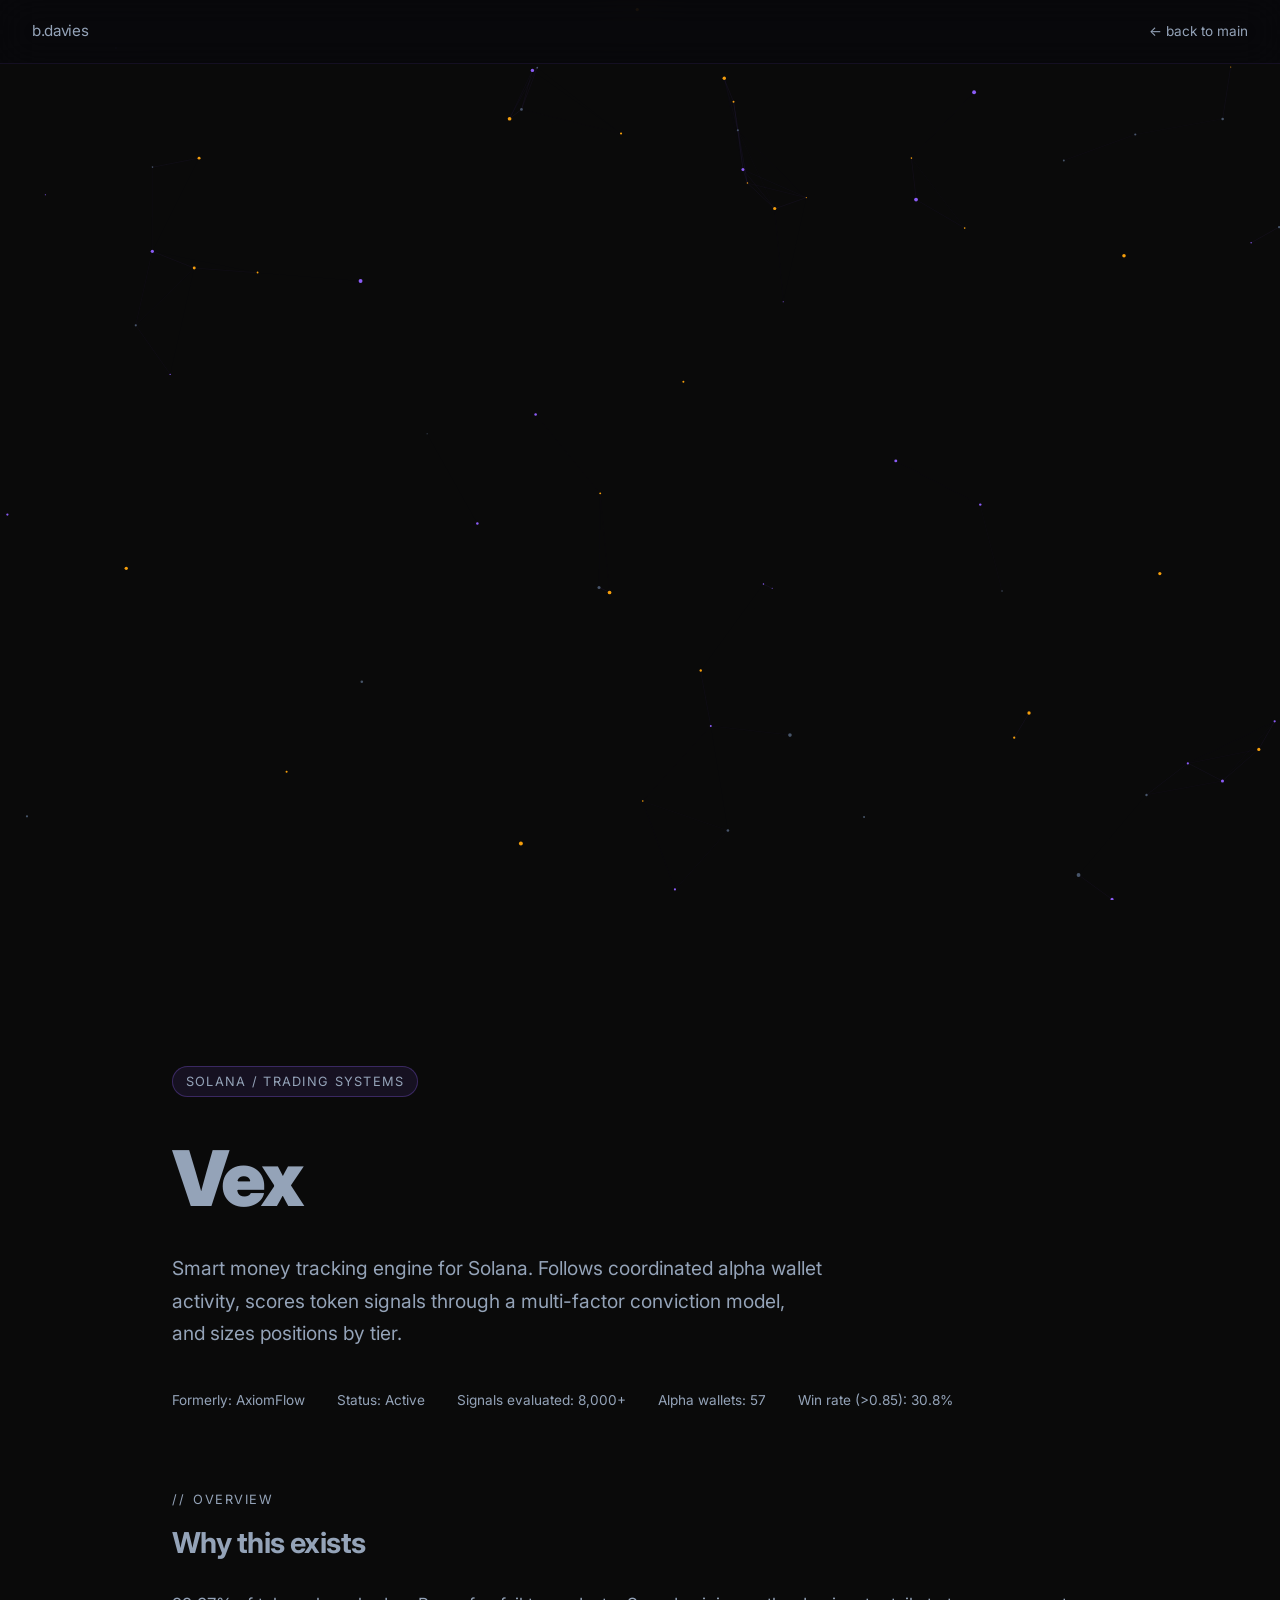
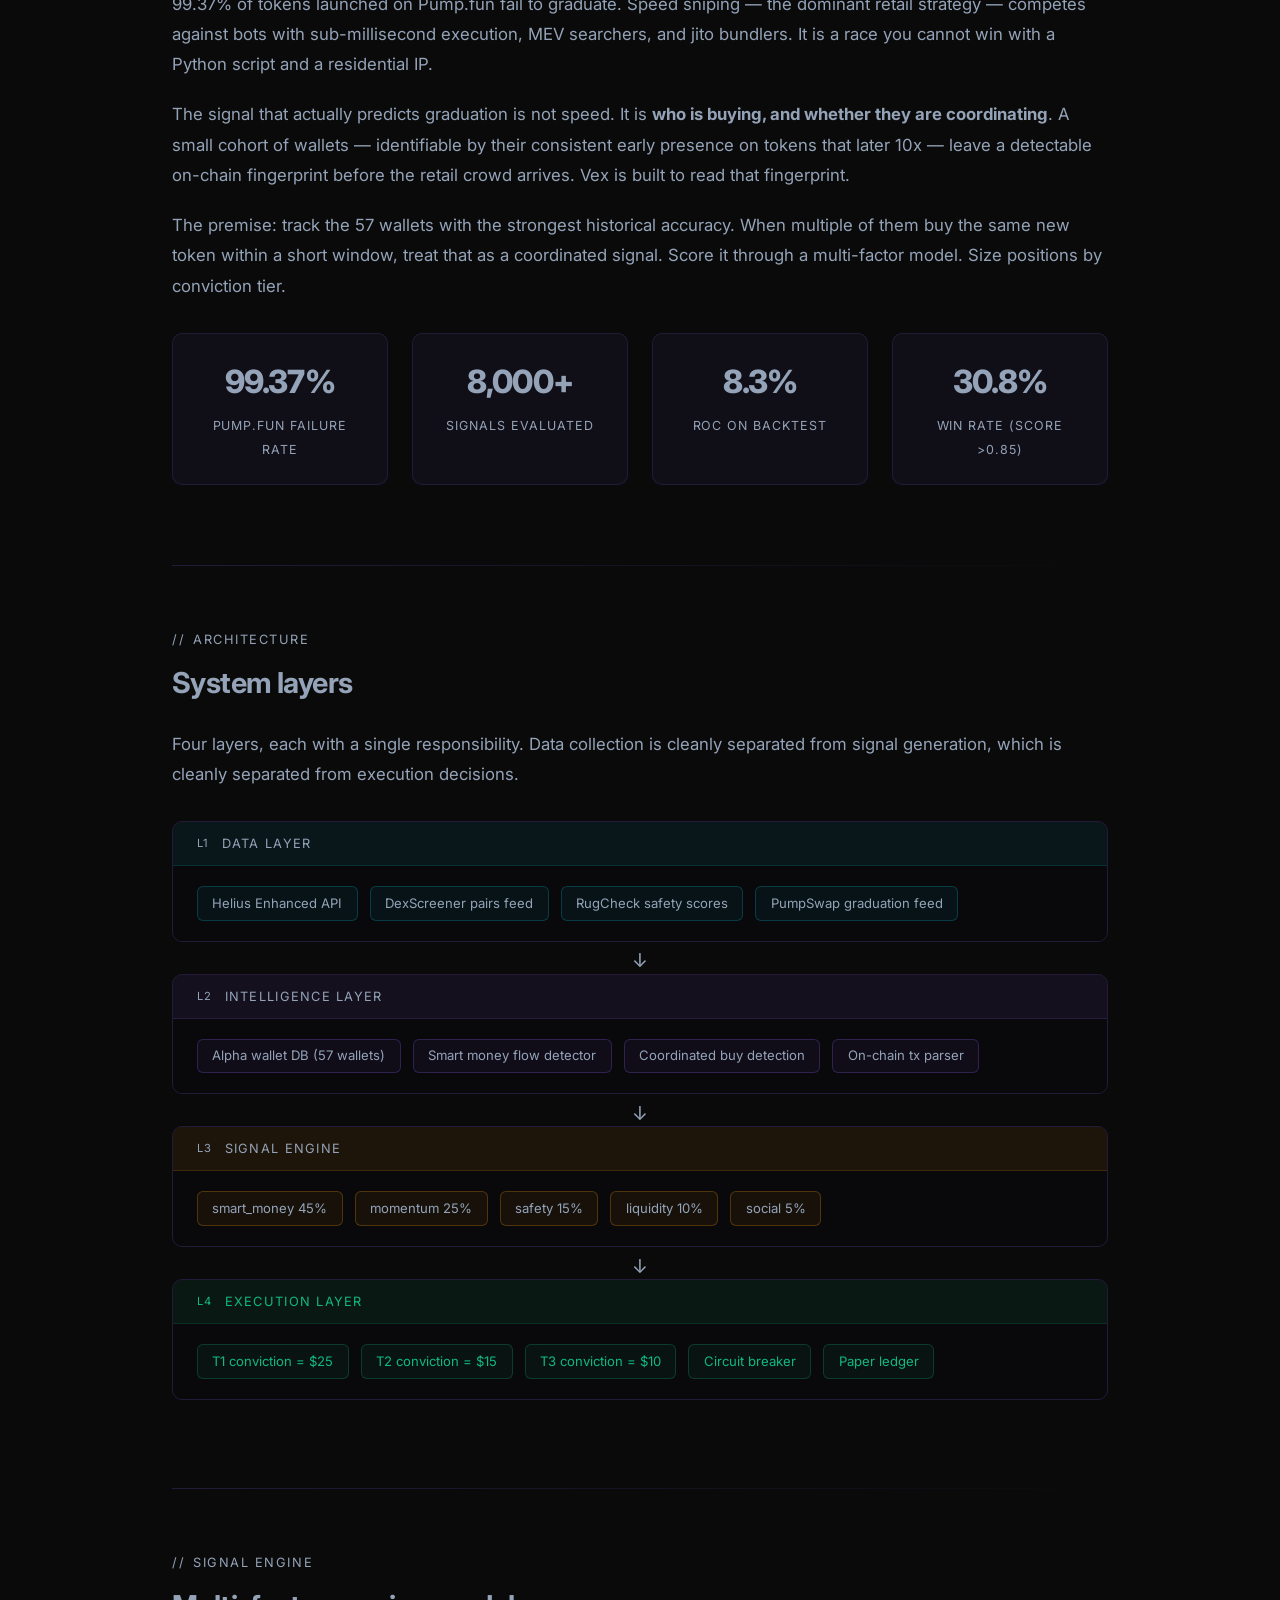
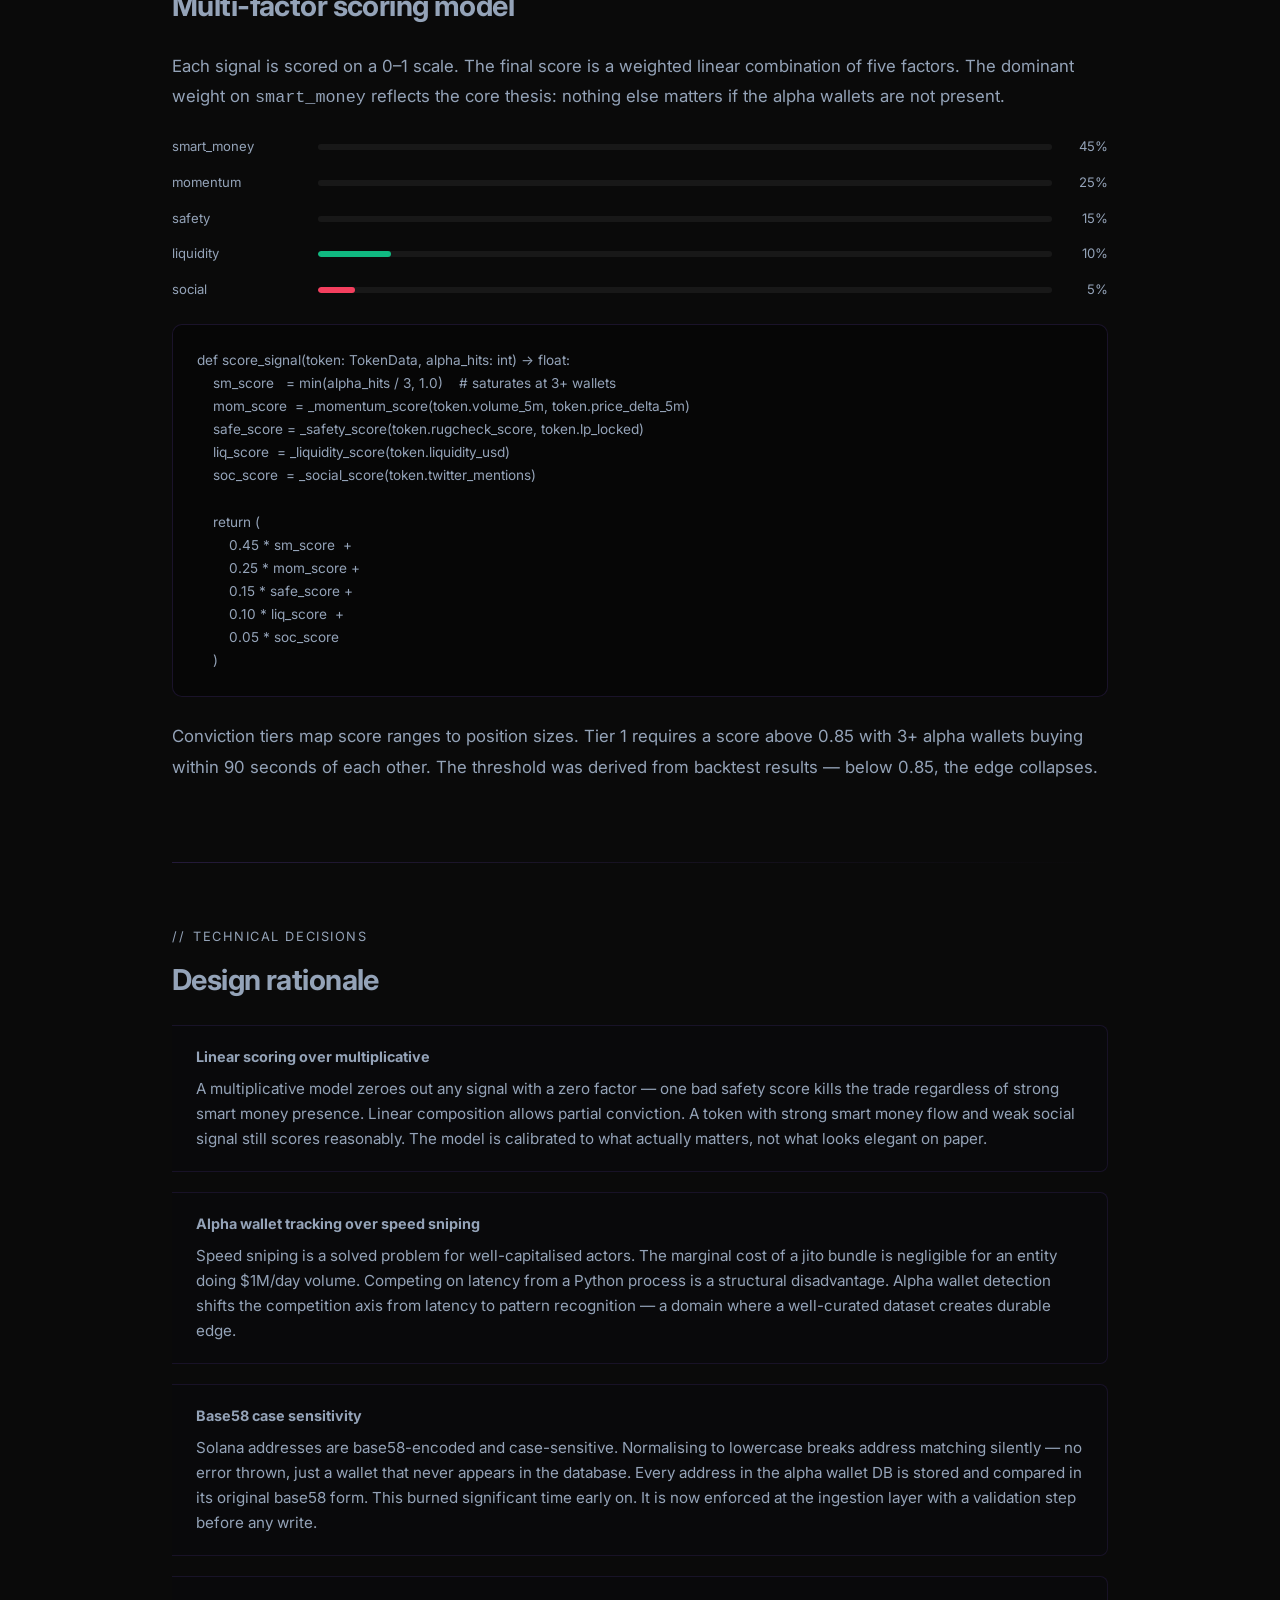
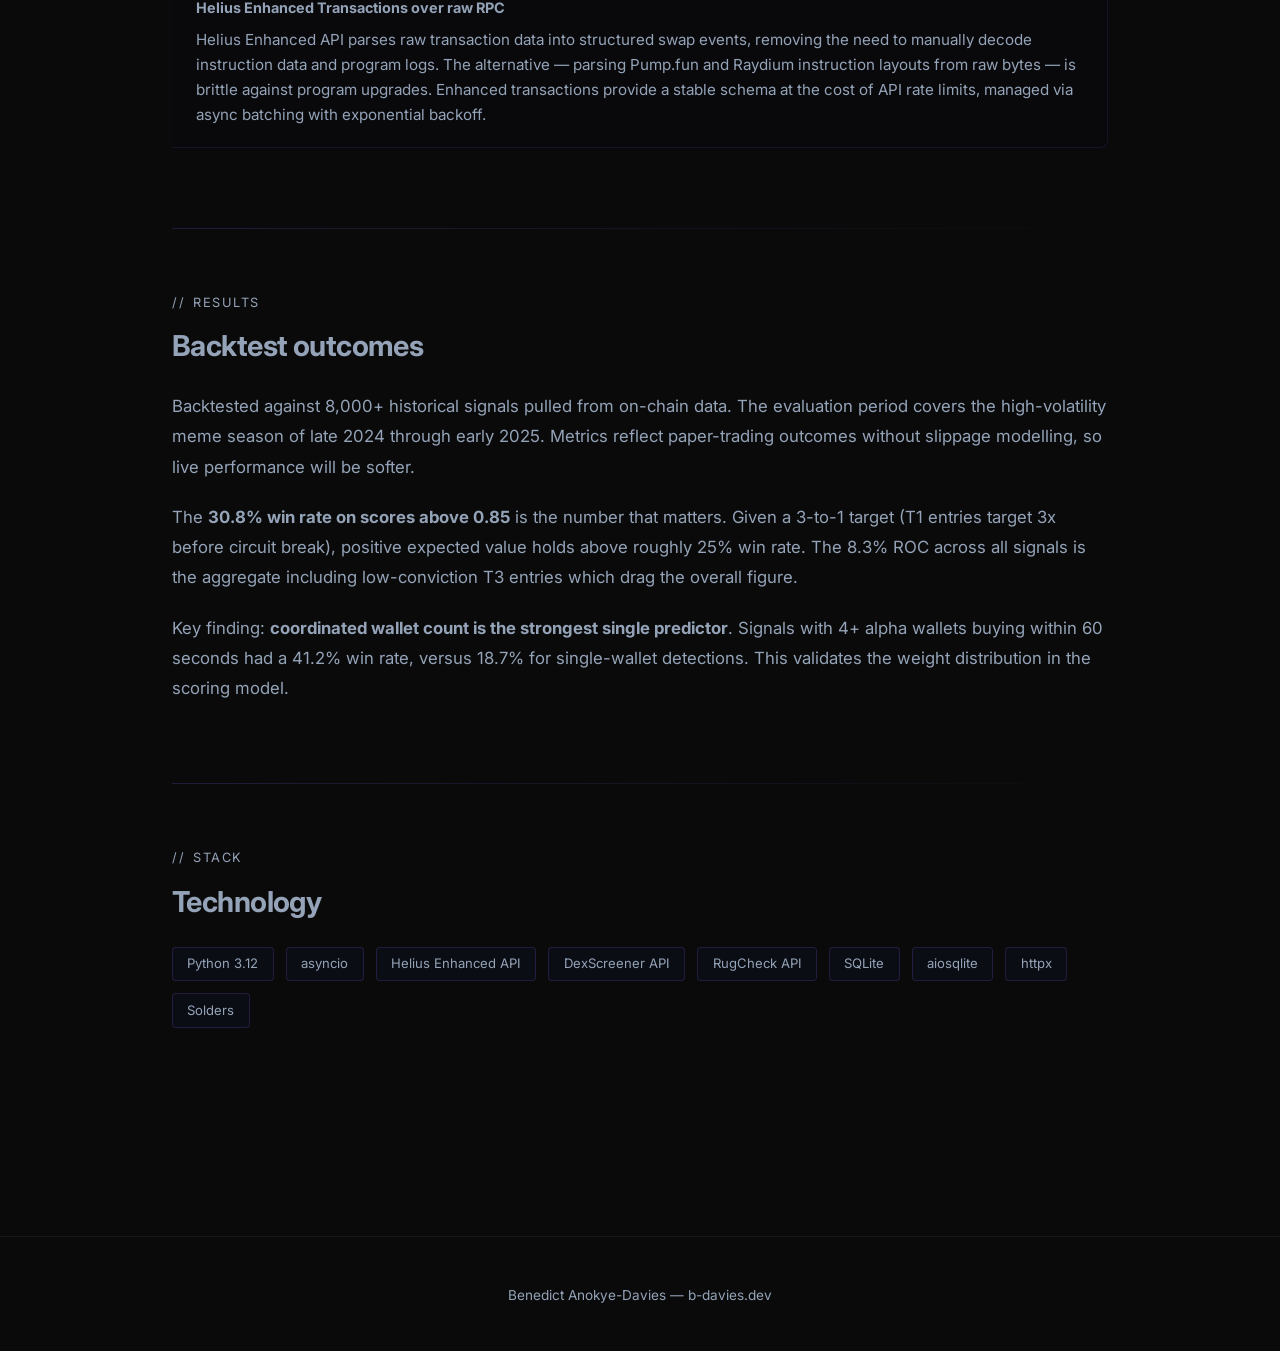
<file: projects/vex.html>
<!DOCTYPE html>
<html lang="en">
<head>
    <meta charset="UTF-8">
    <meta name="viewport" content="width=device-width, initial-scale=1.0">
    <title>Vex — Solana Smart Money Engine | Benedict Anokye-Davies</title>
    <link rel="preconnect" href="https://fonts.googleapis.com">
    <link rel="preconnect" href="https://fonts.gstatic.com" crossorigin>
    <link href="https://fonts.googleapis.com/css2?family=JetBrains+Mono:wght@400;700;800&family=Outfit:wght@300;400;500;700;900&display=swap" rel="stylesheet">
    <link rel="stylesheet" href="../css/style.css">
    <style>
        nav {
            position: fixed;
            top: 0;
            left: 0;
            right: 0;
            z-index: 100;
            padding: 1.25rem 2rem;
            display: flex;
            justify-content: space-between;
            align-items: center;
            background: rgba(8, 8, 12, 0.8);
            backdrop-filter: blur(20px);
            -webkit-backdrop-filter: blur(20px);
            border-bottom: 1px solid rgba(139, 92, 246, 0.1);
        }
        .nav-logo {
            font-family: var(--font-mono);
            font-size: 0.95rem;
            color: var(--text-primary);
            text-decoration: none;
            letter-spacing: -0.02em;
        }
        .nav-logo span { color: var(--accent-amber); }
        .nav-back {
            font-family: var(--font-mono);
            font-size: 0.85rem;
            color: var(--text-muted);
            text-decoration: none;
            transition: color 0.2s ease;
        }
        .nav-back:hover { color: var(--accent-violet); }
        .page-hero {
            padding: 10rem 2rem 5rem;
            max-width: 1000px;
            margin: 0 auto;
        }
        .project-badge {
            display: inline-block;
            font-family: var(--font-mono);
            font-size: 0.8rem;
            text-transform: uppercase;
            letter-spacing: 0.1em;
            padding: 0.3rem 0.8rem;
            background: rgba(139, 92, 246, 0.1);
            color: var(--accent-violet);
            border-radius: 20px;
            border: 1px solid rgba(139, 92, 246, 0.3);
            margin-bottom: 1.5rem;
        }
        .page-title {
            font-size: clamp(2.5rem, 6vw, 5rem);
            font-weight: 900;
            letter-spacing: -0.03em;
            margin-bottom: 1rem;
            color: var(--text-primary);
        }
        .page-subtitle {
            font-size: 1.2rem;
            color: var(--text-muted);
            max-width: 650px;
            line-height: 1.7;
            margin-bottom: 2.5rem;
        }
        .meta-row { display: flex; gap: 2rem; flex-wrap: wrap; }
        .meta-item { font-family: var(--font-mono); font-size: 0.85rem; color: var(--text-dim); }
        .meta-item span { color: var(--accent-amber); }
        .content-body {
            max-width: 1000px;
            margin: 0 auto;
            padding: 0 2rem 8rem;
        }
        .doc-section { margin-bottom: 5rem; }
        .doc-section-label {
            font-family: var(--font-mono);
            font-size: 0.8rem;
            text-transform: uppercase;
            letter-spacing: 0.12em;
            color: var(--accent-violet);
            margin-bottom: 0.75rem;
        }
        .doc-section-label::before { content: '//'; margin-right: 0.5rem; color: var(--accent-amber); }
        .doc-section h2 {
            font-size: 1.8rem;
            font-weight: 700;
            margin-bottom: 1.5rem;
            color: var(--text-primary);
            letter-spacing: -0.02em;
        }
        .doc-section p {
            color: var(--text-muted);
            font-size: 1.05rem;
            line-height: 1.8;
            margin-bottom: 1.25rem;
        }
        .doc-section p strong { color: var(--text-primary); }
        .stat-grid {
            display: grid;
            grid-template-columns: repeat(auto-fit, minmax(180px, 1fr));
            gap: 1.5rem;
            margin: 2rem 0;
        }
        .stat-card {
            background: rgba(139, 92, 246, 0.05);
            border: 1px solid rgba(139, 92, 246, 0.15);
            border-radius: 10px;
            padding: 1.5rem;
            text-align: center;
        }
        .stat-value {
            font-family: var(--font-mono);
            font-size: 2rem;
            font-weight: 800;
            color: var(--accent-violet);
            display: block;
            margin-bottom: 0.4rem;
            letter-spacing: -0.03em;
        }
        .stat-label {
            font-family: var(--font-mono);
            font-size: 0.78rem;
            color: var(--text-dim);
            text-transform: uppercase;
            letter-spacing: 0.08em;
        }
        .arch-diagram { display: grid; grid-template-columns: 1fr; gap: 0; margin: 2rem 0; }
        .arch-layer { border: 1px solid rgba(139, 92, 246, 0.2); border-radius: 10px; overflow: hidden; margin-bottom: 0.5rem; }
        .arch-layer-header {
            padding: 0.75rem 1.5rem;
            font-family: var(--font-mono);
            font-size: 0.8rem;
            text-transform: uppercase;
            letter-spacing: 0.1em;
            display: flex;
            align-items: center;
            gap: 0.75rem;
        }
        .arch-layer-header .layer-num { font-size: 0.7rem; color: var(--text-dim); }
        .layer-data .arch-layer-header { background: rgba(6,182,212,0.08); color: var(--accent-cyan); border-bottom: 1px solid rgba(6,182,212,0.15); }
        .layer-intelligence .arch-layer-header { background: rgba(139,92,246,0.08); color: var(--accent-violet); border-bottom: 1px solid rgba(139,92,246,0.15); }
        .layer-signal .arch-layer-header { background: rgba(245,158,11,0.08); color: var(--accent-amber); border-bottom: 1px solid rgba(245,158,11,0.15); }
        .layer-execution .arch-layer-header { background: rgba(16,185,129,0.08); color: #10b981; border-bottom: 1px solid rgba(16,185,129,0.15); }
        .arch-layer-body {
            padding: 1.25rem 1.5rem;
            display: flex;
            flex-wrap: wrap;
            gap: 0.75rem;
            background: rgba(8, 8, 12, 0.5);
        }
        .arch-node {
            font-family: var(--font-mono);
            font-size: 0.82rem;
            padding: 0.4rem 0.9rem;
            border-radius: 6px;
            border: 1px solid;
        }
        .layer-data .arch-node { color: var(--accent-cyan); border-color: rgba(6,182,212,0.25); background: rgba(6,182,212,0.06); }
        .layer-intelligence .arch-node { color: var(--accent-violet); border-color: rgba(139,92,246,0.25); background: rgba(139,92,246,0.06); }
        .layer-signal .arch-node { color: var(--accent-amber); border-color: rgba(245,158,11,0.25); background: rgba(245,158,11,0.06); }
        .layer-execution .arch-node { color: #10b981; border-color: rgba(16,185,129,0.25); background: rgba(16,185,129,0.06); }
        .arch-connector { text-align: center; color: var(--text-dim); font-size: 1.2rem; padding: 0.1rem 0 0.2rem; line-height: 1; }
        .score-bars { display: flex; flex-direction: column; gap: 1rem; margin: 1.5rem 0; }
        .score-bar-row { display: flex; align-items: center; gap: 1rem; }
        .score-bar-label { font-family: var(--font-mono); font-size: 0.82rem; color: var(--text-muted); width: 130px; flex-shrink: 0; }
        .score-bar-track { flex: 1; height: 6px; background: rgba(255,255,255,0.06); border-radius: 3px; overflow: hidden; }
        .score-bar-fill { height: 100%; border-radius: 3px; }
        .score-bar-pct { font-family: var(--font-mono); font-size: 0.82rem; color: var(--text-dim); width: 40px; text-align: right; flex-shrink: 0; }
        .code-block {
            background: rgba(0,0,0,0.4);
            border: 1px solid rgba(139,92,246,0.15);
            border-radius: 10px;
            padding: 1.5rem;
            margin: 1.5rem 0;
            overflow-x: auto;
        }
        .code-block pre { font-family: var(--font-mono); font-size: 0.85rem; line-height: 1.7; color: var(--text-muted); margin: 0; white-space: pre; }
        .kw { color: var(--accent-violet); }
        .fn { color: var(--accent-amber); }
        .cm { color: var(--text-dim); }
        .st { color: #10b981; }
        .nm { color: var(--accent-cyan); }
        .decision-list { list-style: none; padding: 0; margin: 1.5rem 0; display: flex; flex-direction: column; gap: 1.25rem; }
        .decision-list li {
            padding: 1.25rem 1.5rem;
            background: rgba(8,8,12,0.5);
            border: 1px solid rgba(139,92,246,0.12);
            border-left: 3px solid var(--accent-violet);
            border-radius: 0 8px 8px 0;
        }
        .decision-list li strong { font-family: var(--font-mono); font-size: 0.9rem; color: var(--text-primary); display: block; margin-bottom: 0.5rem; }
        .decision-list li span { color: var(--text-muted); font-size: 0.95rem; line-height: 1.65; }
        .tech-stack { display: flex; flex-wrap: wrap; gap: 0.75rem; margin: 1.5rem 0; }
        .tech-tag { font-family: var(--font-mono); font-size: 0.82rem; padding: 0.4rem 0.9rem; background: rgba(10,15,26,0.6); border: 1px solid rgba(139,92,246,0.2); border-radius: 4px; color: var(--text-muted); }
        .divider { height: 1px; background: linear-gradient(to right, rgba(139,92,246,0.2), transparent); margin: 4rem 0; }
        footer { padding: 3rem 2rem; text-align: center; border-top: 1px solid rgba(255,255,255,0.05); }
        .footer-text { font-family: var(--font-mono); font-size: 0.85rem; color: var(--text-dim); }
        @media (max-width: 768px) {
            .page-hero { padding: 7rem 1.5rem 3rem; }
            .content-body { padding: 0 1.5rem 5rem; }
            .stat-grid { grid-template-columns: repeat(2, 1fr); }
            .score-bar-label { width: 100px; }
        }
    </style>
</head>
<body>
    <canvas id="particles-bg"></canvas>
    <nav>
        <a href="../" class="nav-logo">b<span>.</span>davies</a>
        <a href="../" class="nav-back">&larr; back to main</a>
    </nav>
    <div class="page-hero">
        <div class="project-badge">Solana / Trading Systems</div>
        <h1 class="page-title">Vex</h1>
        <p class="page-subtitle">Smart money tracking engine for Solana. Follows coordinated alpha wallet activity, scores token signals through a multi-factor conviction model, and sizes positions by tier.</p>
        <div class="meta-row">
            <div class="meta-item">Formerly: <span>AxiomFlow</span></div>
            <div class="meta-item">Status: <span>Active</span></div>
            <div class="meta-item">Signals evaluated: <span>8,000+</span></div>
            <div class="meta-item">Alpha wallets: <span>57</span></div>
            <div class="meta-item">Win rate (&gt;0.85): <span>30.8%</span></div>
        </div>
    </div>
    <div class="content-body">
        <div class="doc-section">
            <div class="doc-section-label">Overview</div>
            <h2>Why this exists</h2>
            <p>99.37% of tokens launched on Pump.fun fail to graduate. Speed sniping &mdash; the dominant retail strategy &mdash; competes against bots with sub-millisecond execution, MEV searchers, and jito bundlers. It is a race you cannot win with a Python script and a residential IP.</p>
            <p>The signal that actually predicts graduation is not speed. It is <strong>who is buying, and whether they are coordinating</strong>. A small cohort of wallets &mdash; identifiable by their consistent early presence on tokens that later 10x &mdash; leave a detectable on-chain fingerprint before the retail crowd arrives. Vex is built to read that fingerprint.</p>
            <p>The premise: track the 57 wallets with the strongest historical accuracy. When multiple of them buy the same new token within a short window, treat that as a coordinated signal. Score it through a multi-factor model. Size positions by conviction tier.</p>
            <div class="stat-grid">
                <div class="stat-card"><span class="stat-value">99.37%</span><span class="stat-label">Pump.fun failure rate</span></div>
                <div class="stat-card"><span class="stat-value">8,000+</span><span class="stat-label">Signals evaluated</span></div>
                <div class="stat-card"><span class="stat-value">8.3%</span><span class="stat-label">ROC on backtest</span></div>
                <div class="stat-card"><span class="stat-value">30.8%</span><span class="stat-label">Win rate (score &gt;0.85)</span></div>
            </div>
        </div>
        <div class="divider"></div>
        <div class="doc-section">
            <div class="doc-section-label">Architecture</div>
            <h2>System layers</h2>
            <p>Four layers, each with a single responsibility. Data collection is cleanly separated from signal generation, which is cleanly separated from execution decisions.</p>
            <div class="arch-diagram">
                <div class="arch-layer layer-data">
                    <div class="arch-layer-header"><span class="layer-num">L1</span>Data Layer</div>
                    <div class="arch-layer-body">
                        <span class="arch-node">Helius Enhanced API</span>
                        <span class="arch-node">DexScreener pairs feed</span>
                        <span class="arch-node">RugCheck safety scores</span>
                        <span class="arch-node">PumpSwap graduation feed</span>
                    </div>
                </div>
                <div class="arch-connector">&#8595;</div>
                <div class="arch-layer layer-intelligence">
                    <div class="arch-layer-header"><span class="layer-num">L2</span>Intelligence Layer</div>
                    <div class="arch-layer-body">
                        <span class="arch-node">Alpha wallet DB (57 wallets)</span>
                        <span class="arch-node">Smart money flow detector</span>
                        <span class="arch-node">Coordinated buy detection</span>
                        <span class="arch-node">On-chain tx parser</span>
                    </div>
                </div>
                <div class="arch-connector">&#8595;</div>
                <div class="arch-layer layer-signal">
                    <div class="arch-layer-header"><span class="layer-num">L3</span>Signal Engine</div>
                    <div class="arch-layer-body">
                        <span class="arch-node">smart_money 45%</span>
                        <span class="arch-node">momentum 25%</span>
                        <span class="arch-node">safety 15%</span>
                        <span class="arch-node">liquidity 10%</span>
                        <span class="arch-node">social 5%</span>
                    </div>
                </div>
                <div class="arch-connector">&#8595;</div>
                <div class="arch-layer layer-execution">
                    <div class="arch-layer-header"><span class="layer-num">L4</span>Execution Layer</div>
                    <div class="arch-layer-body">
                        <span class="arch-node">T1 conviction = $25</span>
                        <span class="arch-node">T2 conviction = $15</span>
                        <span class="arch-node">T3 conviction = $10</span>
                        <span class="arch-node">Circuit breaker</span>
                        <span class="arch-node">Paper ledger</span>
                    </div>
                </div>
            </div>
        </div>
        <div class="divider"></div>
        <div class="doc-section">
            <div class="doc-section-label">Signal Engine</div>
            <h2>Multi-factor scoring model</h2>
            <p>Each signal is scored on a 0&ndash;1 scale. The final score is a weighted linear combination of five factors. The dominant weight on <code>smart_money</code> reflects the core thesis: nothing else matters if the alpha wallets are not present.</p>
            <div class="score-bars">
                <div class="score-bar-row"><span class="score-bar-label">smart_money</span><div class="score-bar-track"><div class="score-bar-fill" style="width:45%;background:var(--accent-violet)"></div></div><span class="score-bar-pct">45%</span></div>
                <div class="score-bar-row"><span class="score-bar-label">momentum</span><div class="score-bar-track"><div class="score-bar-fill" style="width:25%;background:var(--accent-amber)"></div></div><span class="score-bar-pct">25%</span></div>
                <div class="score-bar-row"><span class="score-bar-label">safety</span><div class="score-bar-track"><div class="score-bar-fill" style="width:15%;background:var(--accent-cyan)"></div></div><span class="score-bar-pct">15%</span></div>
                <div class="score-bar-row"><span class="score-bar-label">liquidity</span><div class="score-bar-track"><div class="score-bar-fill" style="width:10%;background:#10b981"></div></div><span class="score-bar-pct">10%</span></div>
                <div class="score-bar-row"><span class="score-bar-label">social</span><div class="score-bar-track"><div class="score-bar-fill" style="width:5%;background:#f43f5e"></div></div><span class="score-bar-pct">5%</span></div>
            </div>
            <div class="code-block">
<pre><span class="kw">def</span> <span class="fn">score_signal</span>(token: TokenData, alpha_hits: int) -> float:
    sm_score   = min(alpha_hits / 3, 1.0)    <span class="cm"># saturates at 3+ wallets</span>
    mom_score  = _momentum_score(token.volume_5m, token.price_delta_5m)
    safe_score = _safety_score(token.rugcheck_score, token.lp_locked)
    liq_score  = _liquidity_score(token.liquidity_usd)
    soc_score  = _social_score(token.twitter_mentions)

    <span class="kw">return</span> (
        <span class="nm">0.45</span> * sm_score  +
        <span class="nm">0.25</span> * mom_score +
        <span class="nm">0.15</span> * safe_score +
        <span class="nm">0.10</span> * liq_score  +
        <span class="nm">0.05</span> * soc_score
    )</pre>
            </div>
            <p>Conviction tiers map score ranges to position sizes. Tier 1 requires a score above 0.85 with 3+ alpha wallets buying within 90 seconds of each other. The threshold was derived from backtest results &mdash; below 0.85, the edge collapses.</p>
        </div>
        <div class="divider"></div>
        <div class="doc-section">
            <div class="doc-section-label">Technical Decisions</div>
            <h2>Design rationale</h2>
            <ul class="decision-list">
                <li>
                    <strong>Linear scoring over multiplicative</strong>
                    <span>A multiplicative model zeroes out any signal with a zero factor &mdash; one bad safety score kills the trade regardless of strong smart money presence. Linear composition allows partial conviction. A token with strong smart money flow and weak social signal still scores reasonably. The model is calibrated to what actually matters, not what looks elegant on paper.</span>
                </li>
                <li>
                    <strong>Alpha wallet tracking over speed sniping</strong>
                    <span>Speed sniping is a solved problem for well-capitalised actors. The marginal cost of a jito bundle is negligible for an entity doing $1M/day volume. Competing on latency from a Python process is a structural disadvantage. Alpha wallet detection shifts the competition axis from latency to pattern recognition &mdash; a domain where a well-curated dataset creates durable edge.</span>
                </li>
                <li>
                    <strong>Base58 case sensitivity</strong>
                    <span>Solana addresses are base58-encoded and case-sensitive. Normalising to lowercase breaks address matching silently &mdash; no error thrown, just a wallet that never appears in the database. Every address in the alpha wallet DB is stored and compared in its original base58 form. This burned significant time early on. It is now enforced at the ingestion layer with a validation step before any write.</span>
                </li>
                <li>
                    <strong>Helius Enhanced Transactions over raw RPC</strong>
                    <span>Helius Enhanced API parses raw transaction data into structured swap events, removing the need to manually decode instruction data and program logs. The alternative &mdash; parsing Pump.fun and Raydium instruction layouts from raw bytes &mdash; is brittle against program upgrades. Enhanced transactions provide a stable schema at the cost of API rate limits, managed via async batching with exponential backoff.</span>
                </li>
            </ul>
        </div>
        <div class="divider"></div>
        <div class="doc-section">
            <div class="doc-section-label">Results</div>
            <h2>Backtest outcomes</h2>
            <p>Backtested against 8,000+ historical signals pulled from on-chain data. The evaluation period covers the high-volatility meme season of late 2024 through early 2025. Metrics reflect paper-trading outcomes without slippage modelling, so live performance will be softer.</p>
            <p>The <strong>30.8% win rate on scores above 0.85</strong> is the number that matters. Given a 3-to-1 target (T1 entries target 3x before circuit break), positive expected value holds above roughly 25% win rate. The 8.3% ROC across all signals is the aggregate including low-conviction T3 entries which drag the overall figure.</p>
            <p>Key finding: <strong>coordinated wallet count is the strongest single predictor</strong>. Signals with 4+ alpha wallets buying within 60 seconds had a 41.2% win rate, versus 18.7% for single-wallet detections. This validates the weight distribution in the scoring model.</p>
        </div>
        <div class="divider"></div>
        <div class="doc-section">
            <div class="doc-section-label">Stack</div>
            <h2>Technology</h2>
            <div class="tech-stack">
                <span class="tech-tag">Python 3.12</span>
                <span class="tech-tag">asyncio</span>
                <span class="tech-tag">Helius Enhanced API</span>
                <span class="tech-tag">DexScreener API</span>
                <span class="tech-tag">RugCheck API</span>
                <span class="tech-tag">SQLite</span>
                <span class="tech-tag">aiosqlite</span>
                <span class="tech-tag">httpx</span>
                <span class="tech-tag">Solders</span>
            </div>
        </div>
    </div>
    <footer>
        <p class="footer-text">Benedict Anokye-Davies &mdash; <a href="../" style="color:var(--accent-violet);text-decoration:none;">b-davies.dev</a></p>
    </footer>
    <script>
    (function(){
        var canvas=document.getElementById('particles-bg'),ctx=canvas.getContext('2d'),width,height,particles=[];
        var colors=['#8b5cf6','#f59e0b','#475569'],max=window.innerWidth<768?40:70,dist=120;
        function resize(){width=canvas.width=window.innerWidth;height=canvas.height=window.innerHeight;}
        function Particle(){this.x=Math.random()*width;this.y=Math.random()*height;this.vx=(Math.random()-0.5)*0.5;this.vy=(Math.random()-0.5)*0.5;this.r=Math.random()*1.5+0.5;this.c=colors[Math.floor(Math.random()*colors.length)];}
        Particle.prototype.update=function(){this.x+=this.vx;this.y+=this.vy;if(this.x<0||this.x>width)this.vx*=-1;if(this.y<0||this.y>height)this.vy*=-1;};
        Particle.prototype.draw=function(){ctx.beginPath();ctx.arc(this.x,this.y,this.r,0,Math.PI*2);ctx.fillStyle=this.c;ctx.fill();};
        function init(){resize();window.addEventListener('resize',resize);for(var i=0;i<max;i++)particles.push(new Particle());animate();}
        function animate(){ctx.clearRect(0,0,width,height);for(var i=0;i<particles.length;i++){particles[i].update();particles[i].draw();for(var j=i+1;j<particles.length;j++){var dx=particles[i].x-particles[j].x,dy=particles[i].y-particles[j].y,d=Math.sqrt(dx*dx+dy*dy);if(d<dist){ctx.beginPath();ctx.strokeStyle='rgba(139,92,246,'+(0.15*(1-d/dist))+')';ctx.lineWidth=0.5;ctx.moveTo(particles[i].x,particles[i].y);ctx.lineTo(particles[j].x,particles[j].y);ctx.stroke();}}}requestAnimationFrame(animate);}
        init();
    })();
    </script>
</body>
</html>
</file>
<file: style.css>
@import url('./assets/sans.css');
@import url('./assets/serif.css');
:root{--paper:#f6f4ec;--ink:#24291f;--muted:#62685c;--line:#d7d9ca;--green:#324b2a;--lime:#d7ef83;--tint:#e8ebdc;--white:#fffef8;--radius:8px}
*{box-sizing:border-box}html{scroll-behavior:smooth}body{margin:0;background:var(--paper);color:var(--ink);font:15px/1.6 'Manrope',Arial,sans-serif;-webkit-font-smoothing:antialiased}a{color:inherit;text-decoration:none}button,select{font:inherit;color:inherit}button,a,select{touch-action:manipulation}button{cursor:pointer}a:focus-visible,button:focus-visible,select:focus-visible{outline:3px solid #a55a31;outline-offset:5px}::selection{background:var(--lime);color:#24301d}h1,h2,h3,p{margin:0}h1,h2,h3{line-height:1.07;font-weight:500;letter-spacing:-.055em}i{font-family:'Instrument Serif',Georgia,serif;font-weight:400}svg{max-width:100%}.wrap{max-width:1296px;margin:auto;padding:0 48px}.header{height:100px;border-bottom:1px solid var(--line);display:flex;align-items:center;justify-content:space-between;gap:28px}.brand{display:flex;gap:14px;align-items:center}.monogram{width:42px;height:42px;border:1px solid var(--ink);border-radius:50%;display:grid;place-items:center;font-family:'Instrument Serif',serif;font-size:25px;letter-spacing:-4px;padding-right:4px}.brand strong{font-size:13px;font-weight:700}.brand small{display:block;color:var(--muted);font-size:10px;letter-spacing:.11em;text-transform:uppercase}.nav{display:flex;align-items:center;gap:29px;font-size:12px;font-weight:600}.nav .active{position:relative}.nav .active:after{content:'';position:absolute;bottom:-10px;left:0;width:16px;height:2px;background:var(--green)}.nav .contact-link{border:1px solid var(--ink);border-radius:50px;padding:9px 17px}.meta{font:10px/1.6 'Manrope',sans-serif;letter-spacing:.12em;text-transform:uppercase;font-weight:700;color:var(--muted)}.dot{display:inline-block;width:6px;height:6px;border-radius:50%;background:#5d7b32;margin:0 7px 1px 0}.hero{min-height:590px;display:grid;grid-template-columns:1.1fr 1fr;align-items:center;gap:38px;padding:65px 0 55px}.hero h1{font-size:76px;margin:24px 0;letter-spacing:-.07em;line-height:1.01}.hero h1 i{color:var(--green);font-size:1.06em;letter-spacing:-.045em}.hero-copy>p{max-width:400px;color:var(--muted);font-size:15px;line-height:1.85}.actions{display:flex;align-items:center;gap:24px;margin-top:30px}.button{display:inline-flex;align-items:center;justify-content:center;gap:30px;padding:13px 20px;background:var(--green);color:#fffef8;border:1px solid var(--green);border-radius:4px;font-size:12px;font-weight:600;transition:transform .2s}.button:hover{transform:translateY(-2px)}.button.secondary{background:transparent;color:var(--ink);border-color:var(--line)}.text-link{font-size:12px;font-weight:700;border-bottom:1px solid var(--line);padding-bottom:4px}.hero-person{display:flex;align-items:center;gap:12px;margin-top:38px;font-size:11px;color:var(--muted)}.avatar{width:38px;height:38px;border-radius:50%;object-fit:cover;filter:grayscale(1)}.hero-art{height:446px;position:relative;overflow:hidden;background:#e8ecdf;border-radius:6px;background-image:radial-gradient(#75846844 .8px,transparent .8px);background-size:18px 18px}.art-title{position:absolute;left:24px;top:22px;z-index:3}.art-title .meta{font-size:9px}.specimen{width:300px;height:300px;position:absolute;left:50%;top:47%;transform:translate(-50%,-50%) rotateX(48deg) rotateZ(-35deg);box-shadow:-1px 1px #33472c,-2px 2px #33472c,-3px 3px #33472c,-4px 4px #33472c,-5px 5px #33472c,-6px 6px #33472c,-7px 7px #33472c,-8px 8px #33472c,-9px 9px #33472c,-10px 10px #33472c,-20px 34px 38px #24351d40;border:1px solid #415335;background:url('./assets/terrain.png') center/cover;image-rendering:pixelated}.art-caption{position:absolute;bottom:22px;left:24px;right:24px;display:flex;justify-content:space-between;align-items:center;gap:16px}.art-caption strong{display:block;font-size:16px;font-weight:600;letter-spacing:-.03em}.art-caption small{font-size:10px;color:#65735d}.circle-link{border:1px solid #6e7d62;border-radius:50%;width:39px;height:39px;display:grid;place-items:center;font-size:20px}.art-note{position:absolute;font:9px 'Manrope',sans-serif;z-index:2;color:#3d5131;background:#e8ecdfd9;padding:5px 8px;letter-spacing:.07em}.art-note.n1{top:115px;right:22px}.art-note.n2{bottom:112px;left:20px}.annotation-line{position:absolute;border-top:1px solid #819574;width:48px;transform:rotate(25deg);left:-43px;top:18px}.ticker{border-top:1px solid var(--line);border-bottom:1px solid var(--line);display:flex;justify-content:space-between;align-items:center;padding:20px 0;color:var(--muted);font-size:12px}.ticker b{color:var(--ink);font-weight:500}.section-head{display:flex;align-items:flex-end;justify-content:space-between;padding:60px 0 30px;gap:24px}.section-head h2{font-size:44px;margin-top:12px}.section-head .meta{font-size:9px}.work-grid{display:grid;grid-template-columns:1.25fr 1fr;gap:26px}.project-card{min-width:0}.project-visual{height:315px;border-radius:5px;position:relative;overflow:hidden;background:var(--tint)}.project-visual img{width:100%;height:100%;object-fit:cover}.project-visual.main img{filter:saturate(.65) brightness(.76);object-position:center}.image-stamp{position:absolute;left:20px;top:18px;border:1px solid #ffffff75;padding:5px 8px;color:white;font-size:9px;letter-spacing:.1em}.image-bottom{position:absolute;left:20px;right:20px;bottom:20px;display:flex;justify-content:space-between;align-items:flex-end;color:#fff}.image-bottom span{font-family:'Instrument Serif',serif;font-size:44px;line-height:1}.image-bottom small{font-size:10px}.project-description{padding:19px 0 8px}.project-description .row{display:flex;justify-content:space-between;align-items:center}.project-description h3{font-size:23px;font-weight:600}.project-description p{font-size:12px;color:var(--muted);margin-top:9px;max-width:440px}.tags{font-size:9px;letter-spacing:.08em;color:var(--muted);margin-top:14px;text-transform:uppercase}.stacked-work{display:grid;grid-template-columns:1fr 1fr;gap:22px}.stacked-work .project-visual{height:228px}.stacked-work .project-description h3{font-size:21px}.stacked-work .project-description p{font-size:11px}.stacked-work .tags{font-size:8px;line-height:1.8}.aeolus-art{background:#e3e7dd;display:flex;align-items:center;justify-content:center}.aeolus-art svg{width:100%;height:100%}.esscher-art{background:#252e28;color:#d7ef83;padding:27px 23px}.esscher-art .symbol{font-family:'Instrument Serif',serif;font-size:78px;line-height:1.1}.esscher-art .meta{color:#c6d0bf;font-size:8px}.flowline{height:34px;width:100%;margin-top:30px;display:flex;align-items:center;justify-content:space-between;position:relative;font-size:8px}.flowline:before{content:'';position:absolute;left:10px;right:10px;top:7px;border-top:1px solid #93a884}.flowline span{z-index:1;display:flex;align-items:center;flex-direction:column;gap:12px}.flowline b{width:14px;height:14px;border:1px solid #aabd91;border-radius:50%;background:#252e28}.about-strip{margin-top:52px;padding:35px 0;border-top:1px solid var(--line);display:grid;grid-template-columns:.9fr 1.3fr;gap:50px}.about-strip h2{font-size:33px}.about-strip p{font-size:13px;color:var(--muted);max-width:510px}.about-links{display:flex;gap:22px;margin-top:16px;font-size:10px}.footer{padding:26px 0;display:flex;justify-content:space-between;align-items:center;font-size:10px;border-top:1px solid var(--line);color:var(--muted);gap:20px}.footer a{font-weight:600}.preview-tag{color:var(--muted);font-size:9px}.breadcrumb{padding-top:34px;color:var(--muted);font-size:11px}.project-hero{display:grid;grid-template-columns:1.5fr 1fr;gap:85px;padding:36px 0 38px;align-items:end}.project-hero h1{font-size:69px;margin-top:20px;line-height:1.05}.project-intro{color:var(--muted);font-size:14px;line-height:1.9}.project-intro .actions{gap:18px}.project-facts{display:grid;grid-template-columns:1fr 1fr 1.4fr 1.1fr;padding:22px 0;border-top:1px solid var(--line);border-bottom:1px solid var(--line);gap:25px}.project-facts small{display:block;font-size:9px;letter-spacing:.13em;text-transform:uppercase;color:var(--muted);margin-bottom:5px}.project-facts strong{font-weight:500;font-size:11px}.case-visual{height:440px;margin-top:34px;border-radius:5px;overflow:hidden;position:relative;background:#1e3120}.case-visual img{width:100%;height:100%;object-fit:cover;filter:saturate(.68) brightness(.72)}.case-overlay{position:absolute;left:32px;top:26px;color:#eef3d6}.case-overlay .meta{color:#e0e7d3}.case-overlay h2{font-family:'Instrument Serif',serif;font-size:68px;font-weight:400;margin-top:15px;letter-spacing:-.03em}.case-visual .visual-caption{position:absolute;bottom:20px;left:32px;color:#e3e8da;font-size:10px}.play-floating{position:absolute;right:32px;bottom:25px;color:#fff;background:#f7f8e519;border:1px solid #f7f8e580;border-radius:4px;padding:12px 18px;font-size:12px}.case-body{display:grid;grid-template-columns:.55fr 1.45fr;gap:62px;margin-top:45px;margin-bottom:55px}.case-nav{font-size:11px;display:flex;flex-direction:column;gap:15px;color:var(--muted)}.case-nav .current{color:var(--ink);font-weight:700}.case-copy h2{font-size:37px;margin-bottom:18px}.case-copy p{font-size:14px;color:var(--muted);line-height:1.85}.principles{display:grid;grid-template-columns:repeat(3,1fr);gap:22px;margin-top:26px}.principles>div{border-top:1px solid var(--line);padding-top:15px}.principles .number{font-size:10px;color:var(--muted)}.principles h3{font-size:17px;font-weight:600;margin:12px 0}.principles p{font-size:11px;line-height:1.75}.demo-hero{padding:32px 0 24px;display:flex;justify-content:space-between;align-items:flex-end;gap:24px}.demo-hero h1{font-size:46px;margin-top:12px}.demo-hero p{color:var(--muted);font-size:12px;margin-top:12px}.demo-label{font-size:10px;background:var(--tint);padding:7px 12px;border-radius:40px;white-space:nowrap}.demo-shell{display:grid;grid-template-columns:1fr 263px;min-height:554px;border:1px solid var(--line);border-radius:6px;overflow:hidden;background:var(--white)}.demo-main{min-width:0;background:#213425;display:flex;flex-direction:column}.demo-toolbar{height:56px;display:flex;align-items:center;justify-content:space-between;padding:0 20px;background:#25322a;color:#eef0df;font-size:10px;gap:12px}.demo-toolbar .meta{color:#d2ddc5;font-size:9px}.demo-stage{height:450px;min-height:450px;flex:1;position:relative;overflow:hidden}.demo-stage>img{width:100%;height:100%;object-fit:cover;filter:saturate(.78)}.stage-corner{position:absolute;top:20px;left:20px;background:#16211cd9;border:1px solid #a1b99277;border-radius:4px;color:#e3edce;padding:10px 14px;font-size:10px}.stage-corner b{display:block;font-size:15px;margin-top:4px}.stage-view{position:absolute;right:18px;bottom:18px;display:flex;gap:8px}.icon-button{width:35px;height:35px;background:#eaf0df;border:0;border-radius:3px;font-size:20px;color:#24321e}.demo-bar{height:48px;display:flex;align-items:center;gap:10px;padding:0 17px;background:#25322a;color:#eef0df}.demo-bar button{border:1px solid #65775f;background:transparent;color:#eef0df;border-radius:3px;font-size:10px;padding:6px 11px}.demo-bar button:first-child{background:var(--lime);color:#26361c;border-color:var(--lime)}.demo-bar .meta{color:#c0ceb4;font-size:8px;margin-left:auto}.demo-sidebar{padding:23px 20px}.demo-sidebar h3{font-size:18px;font-weight:600;margin-bottom:8px}.demo-sidebar p{font-size:11px;color:var(--muted);line-height:1.8}.demo-sidebar .meta{font-size:9px}.separator{height:1px;background:var(--line);margin:21px 0}.preset{display:flex;gap:10px;align-items:center;border:1px solid var(--line);padding:11px 12px;font-size:11px;border-radius:4px;width:100%;margin-top:10px;background:transparent;text-align:left}.preset.chosen{border-color:#6d8451;background:var(--tint)}.preset .radio{width:9px;height:9px;border:1px solid #6a8059;border-radius:50%}.preset.chosen .radio{background:#586e40;box-shadow:inset 0 0 0 2px var(--tint)}.legend{display:grid;gap:12px;margin-top:17px;font-size:11px}.legend span{display:flex;justify-content:space-between}.legend b{font-size:10px;font-weight:500;color:var(--muted)}.legend em{display:inline-block;width:7px;height:7px;background:#7bb647;border-radius:50%;margin-right:8px}.legend .blue{background:#4d8094}.legend .red{background:#a96042}.demo-note{padding:14px 0;color:var(--muted);font-size:10px;display:flex;justify-content:space-between;gap:20px}.demo-bottom{display:grid;grid-template-columns:1fr 1fr 1fr;gap:34px;padding:35px 0 43px;border-top:1px solid var(--line);margin-top:10px}.demo-bottom h3{font-size:18px;margin:10px 0}.demo-bottom p{font-size:11px;color:var(--muted);line-height:1.8}#live-frame{display:none;width:100%;height:100%;border:0;background:#0b100c}.theme-toggle{border:0;background:none;font-size:11px;border-bottom:1px solid var(--line);padding:3px}.dark{--paper:#171e1a;--ink:#f0f0e4;--muted:#acb5a5;--line:#394237;--green:#d7ef83;--tint:#2d382c;--white:#202a22}.dark .button{color:#1a2817;background:#d7ef83}.dark .button.secondary{background:transparent;color:var(--ink)}.dark .hero{grid-template-columns:.95fr 1.05fr;gap:65px}.dark .hero-art{order:-1;height:465px;background-color:#263324;background-image:radial-gradient(#788d5855 .8px,transparent .8px)}.dark .hero h1{font-family:'Manrope',sans-serif;font-size:65px;line-height:1.06}.dark .hero h1 i{font-family:'Manrope',sans-serif;font-size:1em;font-style:normal;letter-spacing:-.06em;color:#d7ef83}.dark .art-caption small,.dark .art-title .meta{color:#b7c5a9}.dark .art-note{background:#263324;color:#d3e2c4}.dark .circle-link{border-color:#738266}.dark .hero-person{display:none}.dark .ticker{padding:25px 0}.dark .nav .active:after{background:#d7ef83}.dark .aeolus-art{background:#e3e7dd}.dark .case-copy h2 i{color:#d7ef83}.dark .preset.chosen{border-color:#a2b577}.skip-link{position:absolute;top:-60px;left:20px;background:var(--ink);color:var(--paper);padding:10px;z-index:100}.skip-link:focus{top:5px}
@media(min-width:1600px){.wrap{max-width:1440px}.hero h1{font-size:88px}.hero-art{height:470px}}
@media(max-width:1000px){.wrap{padding:0 28px}.hero h1{font-size:61px}.hero-art{height:410px}.specimen{width:255px;height:255px}.work-grid{grid-template-columns:1fr}.stacked-work .project-visual{height:240px}.project-hero{gap:40px}.project-hero h1{font-size:55px}.demo-shell{grid-template-columns:1fr 230px}.dark .hero{gap:30px}.dark .hero h1{font-size:55px}}
@media(max-width:650px){.wrap{padding:0 22px}.header{height:81px}.brand strong{font-size:11px}.brand small{font-size:8px}.monogram{width:33px;height:33px;font-size:22px}.nav{gap:18px}.nav .desktop{display:none}.nav .contact-link{padding:7px 11px;font-size:10px}.hero,.dark .hero{grid-template-columns:1fr;padding:42px 0 32px;gap:30px}.hero h1,.dark .hero h1{font-size:57px;margin:20px 0}.hero-copy>p{font-size:13px}.hero-art,.dark .hero-art{height:360px;order:initial}.hero-person{margin-top:23px}.ticker{gap:15px;flex-wrap:wrap;font-size:10px}.ticker .meta{width:100%}.section-head{padding-top:38px}.section-head h2{font-size:37px}.work-grid{gap:30px}.stacked-work{gap:18px}.stacked-work .project-visual{height:175px}.esscher-art{padding:20px 13px}.esscher-art .symbol{font-size:60px}.esscher-art .flowline{margin-top:13px;font-size:6px}.project-description h3{font-size:22px}.stacked-work .project-description h3{font-size:20px}.project-visual{height:255px}.about-strip{grid-template-columns:1fr;gap:20px;margin-top:35px}.about-strip h2{font-size:30px}.footer{flex-wrap:wrap;font-size:9px}.footer .preview-tag{width:100%}.breadcrumb{padding-top:24px}.project-hero{grid-template-columns:1fr;gap:25px;padding-top:27px}.project-hero h1{font-size:52px}.project-intro{font-size:13px}.project-facts{grid-template-columns:1fr 1fr;gap:17px}.project-facts strong{font-size:10px}.case-visual{height:310px}.case-overlay{left:22px;top:22px}.case-overlay h2{font-size:55px}.case-visual .visual-caption{left:22px;bottom:64px;max-width:220px;font-size:8px}.play-floating{right:20px;bottom:18px;font-size:10px;padding:8px 12px}.case-body{grid-template-columns:1fr;gap:28px;margin-top:28px}.case-nav{flex-direction:row;gap:18px;font-size:10px}.case-copy h2{font-size:34px}.principles{grid-template-columns:1fr;gap:18px}.principles h3{margin:9px 0}.principles p{font-size:12px}.demo-hero{display:block}.demo-hero h1{font-size:42px}.demo-label{display:inline-block;margin-top:16px}.demo-shell{grid-template-columns:1fr}.demo-stage{height:335px;min-height:335px}.demo-toolbar{padding:0 12px}.demo-toolbar .meta{font-size:8px}.demo-bar{padding:0 12px;gap:6px}.demo-bar .meta{display:none}.demo-sidebar{padding:24px}.demo-sidebar .legend{grid-template-columns:1fr}.demo-note{display:block;font-size:9px}.demo-note span{display:block;margin:5px 0}.demo-bottom{grid-template-columns:1fr;gap:24px}.demo-bottom p{font-size:12px}.dark .hero-art{order:initial}.art-note.n1{right:15px}.art-note.n2{bottom:100px;left:10px}}
@media(prefers-reduced-motion:reduce){html{scroll-behavior:auto}*,*:before,*:after{transition:none!important;animation:none!important}}

/* Recruiter-oriented editorial additions. Keep the established paper/forest system. */
.recruiter-nav{gap:18px}.recruiter-nav>a{font-size:11px;white-space:nowrap}.recruiter-nav .contact-link{padding:7px 12px}.recruiter-hero{padding-bottom:38px}.recruiter-hero .hero-copy>p{max-width:575px}.recruiter-hero .actions{margin-top:22px}.text-link{border:0;background:none;padding:0;color:var(--ink);font-weight:700;font-size:11px;text-decoration:underline;text-underline-offset:4px;text-decoration-thickness:1px;cursor:pointer}.recruiter-links{display:flex;gap:15px;flex-wrap:wrap;margin-top:17px;font-size:10px;font-weight:700;letter-spacing:.045em;text-transform:uppercase}.recruiter-links a{border-bottom:1px solid var(--ink);padding-bottom:2px}.client-brief{max-width:585px;margin-top:27px;padding:16px 18px 15px;border-left:3px solid var(--green);background:linear-gradient(90deg,#e8ebdc 0%,rgba(232,235,220,.15) 76%,transparent 100%)}.client-brief .meta{font-size:9px;color:var(--green)}.client-brief p{max-width:530px;margin-top:7px;font-size:12px;line-height:1.55}.client-tags{display:flex;gap:7px;flex-wrap:wrap;margin-top:11px}.client-tags span{border:1px solid #b3bcab;padding:3px 6px;color:#4c5b44;font-size:8px;font-weight:700;letter-spacing:.065em;text-transform:uppercase}.recruiter-ticker{margin-top:0}.recruiter-work{padding:55px 0 20px}.section-head{align-items:end}.work-deck{max-width:355px;color:var(--muted);font-size:12px;line-height:1.55}.case-ledger{display:grid;grid-template-columns:repeat(12,minmax(0,1fr));gap:20px 28px;margin-top:34px}.case-note{position:relative;border-top:1px solid var(--ink);padding:18px 0 0}.client-note,.morphogen-note{grid-column:1/-1}.esscher-note{grid-column:1/span 6}.aeolus-note{grid-column:7/span 6}.case-number{position:absolute;right:0;top:15px;color:var(--muted);font-family:'Instrument Serif',Georgia,serif;font-size:22px}.case-header{display:flex;align-items:flex-start;justify-content:space-between;gap:16px;padding-right:38px}.case-header h3{max-width:570px;margin-top:7px;font-size:34px}.client-note .case-header h3{font-size:42px}.case-status{margin-top:3px;border:1px solid #8da07b;padding:3px 7px;color:#4a673d;font-size:8px;font-weight:700;letter-spacing:.1em;text-transform:uppercase}.case-body{display:grid;grid-template-columns:repeat(3,minmax(0,1fr));gap:16px;margin-top:22px;padding-top:15px;border-top:1px solid var(--line)}.case-body>div{min-width:0}.case-body small{display:block;margin-bottom:5px;color:var(--green);font-size:8px;font-weight:800;letter-spacing:.13em;text-transform:uppercase}.case-body p{font-size:12px;line-height:1.55}.case-actions{display:flex;gap:14px;align-items:center;flex-wrap:wrap;margin-top:18px;color:var(--muted);font-size:10px}.case-actions a{color:var(--ink);font-weight:700;border-bottom:1px solid var(--ink);padding-bottom:2px}.case-actions span{font-size:9px}.client-note{padding:22px 23px 21px;border-top:0;background:var(--white)}.client-note:before{content:'';position:absolute;left:0;right:0;top:0;border-top:4px solid var(--green)}.client-note .case-number{right:23px}.project-mark{display:flex;flex-direction:column;justify-content:center;min-width:132px;min-height:78px;padding:9px 13px;background:#273c2f;color:#e9efcb;font-family:'Instrument Serif',Georgia,serif;font-size:28px;line-height:.8}.project-mark span{margin-top:13px;color:#cbd7a8;font-family:'Manrope',Arial,sans-serif;font-size:7px;font-weight:700;letter-spacing:.065em;text-transform:uppercase}.aeolus-mark{width:124px;margin-top:-8px}.aeolus-mark svg{display:block;width:100%;height:auto}.morphogen-note{display:grid;grid-template-columns:45% 1fr;column-gap:38px;padding-bottom:15px}.morphogen-note .case-number{right:0}.morphogen-note .case-header{grid-column:1;grid-row:1;display:block;padding-right:0}.morphogen-note .case-body{grid-column:2;grid-row:1;margin-top:0;border-top:0;padding-top:0}.morphogen-note .case-actions{grid-column:1/-1}.morphogen-thumb{display:block;position:relative;overflow:hidden;max-width:220px;margin-top:16px;background:#c5cbb7}.morphogen-thumb img{display:block;width:100%;height:118px;object-fit:cover;filter:saturate(.78) contrast(.93)}.morphogen-thumb span{position:absolute;left:8px;bottom:8px;background:rgba(246,244,236,.92);padding:3px 5px;font-size:8px;font-weight:800;letter-spacing:.08em;text-transform:uppercase}.recruiter-about{margin-top:48px}.about-links{display:flex;gap:16px;flex-wrap:wrap;margin-top:18px;font-size:10px;font-weight:700}.about-links a{border-bottom:1px solid var(--ink);padding-bottom:2px}.recruiter-footer{align-items:flex-start;gap:14px}.footer-links{display:flex;gap:10px;align-items:center;flex-wrap:wrap}.footer-links a{white-space:nowrap}.footer-links .theme-toggle{margin-left:4px}.project-facts strong a{border-bottom:1px solid currentColor}.case-visual{position:relative;overflow:hidden;height:450px;margin-top:35px;background:#a4b096}.case-visual>img{display:block;width:100%;height:100%;object-fit:cover;filter:saturate(.82) contrast(.92)}.case-overlay{position:absolute;left:0;right:0;bottom:0;padding:22px 25px;background:linear-gradient(transparent,rgba(24,38,23,.88));color:#f7f7ec}.case-overlay .meta{color:#d9e6b9}.case-overlay strong{display:block;margin-top:4px;font-family:'Instrument Serif',Georgia,serif;font-size:31px;font-weight:400}.case-overlay small{display:block;max-width:420px;margin-top:3px;font-size:10px}.demo-aftercare{margin:55px 0 20px}.demo-note{margin-top:24px;padding-top:14px;border-top:1px solid currentColor;font-size:10px;line-height:1.5}.demo-note strong,.demo-note span{display:block}.demo-note span{margin-top:4px;color:var(--muted)}.dark .client-brief{background:linear-gradient(90deg,rgba(69,87,53,.56),rgba(69,87,53,.08) 76%,transparent)}.dark .client-tags span{border-color:#687a5c;color:#d6e6b9}.dark .client-note{background:#263226}.dark .case-status{color:#d7ef83;border-color:#789166}.dark .project-mark{background:#111b15}.dark .case-overlay{background:linear-gradient(transparent,rgba(5,12,7,.92))}.dark .demo-note span{color:#b9c5ae}
@media(max-width:1000px){.recruiter-nav{gap:13px}.recruiter-nav>a{font-size:10px}.case-ledger{gap:24px}.esscher-note,.aeolus-note{grid-column:1/-1}.morphogen-note{grid-template-columns:1fr;gap:22px}.morphogen-note .case-header,.morphogen-note .case-body,.morphogen-note .case-actions{grid-column:1;grid-row:auto}.morphogen-note .case-body{margin-top:0;border-top:1px solid var(--line);padding-top:15px}.morphogen-thumb{max-width:280px}.case-visual{height:380px}}
@media(max-width:650px){.header{gap:9px}.recruiter-nav{gap:8px}.recruiter-nav>a{font-size:8px;letter-spacing:0}.recruiter-nav .contact-link{padding:5px 7px}.recruiter-hero{padding-bottom:30px}.recruiter-hero .hero-copy>p{font-size:13px}.recruiter-links{gap:12px;font-size:9px}.client-brief{margin-top:23px;padding:14px 14px}.client-brief p{font-size:11px}.client-tags{gap:5px}.client-tags span{font-size:7px}.recruiter-work{padding-top:42px}.section-head{display:block}.work-deck{margin-top:13px;font-size:11px}.case-ledger{display:block;margin-top:28px}.case-note{margin-top:30px}.case-note:first-child{margin-top:0}.client-note{padding:19px 15px 17px}.client-note .case-number{right:15px}.case-header h3,.client-note .case-header h3{font-size:29px}.case-header{gap:8px}.case-status{display:none}.case-body{grid-template-columns:1fr;gap:13px;margin-top:17px}.case-body p{font-size:11px}.case-actions{gap:10px;margin-top:16px}.case-actions span{width:100%}.project-mark{min-width:105px;min-height:60px;font-size:22px;padding:8px}.project-mark span{margin-top:10px;font-size:6px}.aeolus-mark{width:93px}.morphogen-note .case-body{margin-top:18px}.morphogen-thumb{width:100%;max-width:none;margin-top:14px}.morphogen-thumb img{height:150px}.recruiter-about{margin-top:35px}.about-links{gap:12px}.recruiter-footer{display:block}.recruiter-footer>span{display:block;margin-top:8px}.footer-links{gap:8px;margin-top:9px}.footer-links .theme-toggle{margin-left:0}.case-visual{height:290px;margin-top:27px}.case-overlay{padding:17px}.case-overlay strong{font-size:25px}.case-overlay small{font-size:9px}.demo-aftercare{margin-top:35px}.demo-note{font-size:9px}}
</file>
<file: css/style.css>
/* Tailwind directives via CDN or compiled locally, falling back to vanilla CSS setup for safety based on the brief.
   The user specified flat colors, no animations except smooth scroll, clear structure. */

@import url('https://fonts.googleapis.com/css2?family=Inter:wght@400;500;600;700&display=swap');

:root {
  --navy: #0a0a0a;
  --slate: #94a3b8;
  --white: #e2e8f0;
  --violet: #8b5cf6;
  --muted: #64748b;
  --dim: #475569;
}

* {
  margin: 0;
  padding: 0;
  box-sizing: border-box;
}

html {
  scroll-behavior: smooth;
  font-family: 'Inter', sans-serif;
  background-color: var(--navy);
  color: var(--slate);
  line-height: 1.5;
}

body {
  -webkit-font-smoothing: antialiased;
  -moz-osx-font-smoothing: grayscale;
}

::selection {
  background-color: var(--violet);
  color: var(--white);
}

a {
  text-decoration: none;
  color: inherit;
}

ul {
  list-style: none;
}

/* Base utility classes manually injected to match the Tailwind classes used in HTML */
.bg-navy { background-color: var(--navy); }
.text-slate { color: var(--slate); }
.text-white { color: var(--white); }
.text-violet { color: var(--violet); }
.text-muted { color: var(--muted); }
.text-dim { color: var(--dim); }
.bg-violet { background-color: var(--violet); }

.min-h-screen { min-height: 100vh; }
.max-w-screen-xl { max-width: 1280px; }
.mx-auto { margin-left: auto; margin-right: auto; }
.px-6 { padding-left: 1.5rem; padding-right: 1.5rem; }
.py-12 { padding-top: 3rem; padding-bottom: 3rem; }

@media (min-width: 768px) {
  .md\:px-12 { padding-left: 3rem; padding-right: 3rem; }
  .md\:py-20 { padding-top: 5rem; padding-bottom: 5rem; }
}

@media (min-width: 1024px) {
  .lg\:px-24 { padding-left: 6rem; padding-right: 6rem; }
  .lg\:py-0 { padding-top: 0; padding-bottom: 0; }
  .lg\:flex { display: flex; }
  .lg\:justify-between { justify-content: space-between; }
  .lg\:gap-4 { gap: 1rem; }
  .lg\:sticky { position: sticky; }
  .lg\:top-0 { top: 0; }
  .lg\:max-h-screen { max-height: 100vh; }
  .lg\:w-\[48\%\] { width: 48%; }
  .lg\:w-\[52\%\] { width: 52%; }
  .lg\:flex-col { flex-direction: column; }
  .lg\:py-24 { padding-top: 6rem; padding-bottom: 6rem; }
  .lg\:block { display: block; }
  .lg\:sr-only { position: absolute; width: 1px; height: 1px; padding: 0; margin: -1px; overflow: hidden; clip: rect(0, 0, 0, 0); white-space: nowrap; border-width: 0; }
  .lg\:opacity-0 { opacity: 0; }
}

.text-4xl { font-size: 2.25rem; line-height: 2.5rem; }
.sm\:text-5xl { font-size: 3rem; line-height: 1; }
.font-bold { font-weight: 700; }
.tracking-tight { letter-spacing: -0.025em; }
.text-lg { font-size: 1.125rem; line-height: 1.75rem; }
.sm\:text-xl { font-size: 1.25rem; line-height: 1.75rem; }
.font-medium { font-weight: 500; }
.mt-3 { margin-top: 0.75rem; }
.mt-4 { margin-top: 1rem; }
.max-w-xs { max-width: 20rem; }
.leading-normal { line-height: 1.5; }

.hidden { display: none; }
.mt-16 { margin-top: 4rem; }
.w-max { width: max-content; }
.flex { display: flex; }
.items-center { align-items: center; }
.py-3 { padding-top: 0.75rem; padding-bottom: 0.75rem; }
.mr-4 { margin-right: 1rem; }
.h-px { height: 1px; }
.w-8 { width: 2rem; }
.bg-slate { background-color: var(--slate); }
.transition-all { transition-property: all; transition-timing-function: cubic-bezier(0.4, 0, 0.2, 1); transition-duration: 150ms; }
.text-xs { font-size: 0.75rem; line-height: 1rem; }
.uppercase { text-transform: uppercase; }
.tracking-widest { letter-spacing: 0.1em; }

/* Nav interactions */
.nav-indicator {
  transition: width 0.2s ease, background-color 0.2s ease;
}
.nav-text {
  transition: color 0.2s ease;
}
.group:hover .nav-indicator, .group.active .nav-indicator {
  width: 4rem;
  background-color: var(--white);
}
.group:hover .nav-text, .group.active .nav-text {
  color: var(--white);
}

.ml-1 { margin-left: 0.25rem; }
.mt-8 { margin-top: 2rem; }
.gap-5 { gap: 1.25rem; }
.shrink-0 { flex-shrink: 0; }
.block { display: block; }
.transition-colors { transition-property: color, background-color, border-color, text-decoration-color, fill, stroke; transition-timing-function: cubic-bezier(0.4, 0, 0.2, 1); transition-duration: 150ms; }
.h-6 { height: 1.5rem; }
.w-6 { width: 1.5rem; }
.hover\:text-white:hover { color: var(--white); }
.sr-only { position: absolute; width: 1px; height: 1px; padding: 0; margin: -1px; overflow: hidden; clip: rect(0, 0, 0, 0); white-space: nowrap; border-width: 0; }

.pt-24 { padding-top: 6rem; }
.mb-16 { margin-bottom: 4rem; }
.scroll-mt-16 { scroll-margin-top: 4rem; }
@media (min-width: 768px) {
  .md\:mb-24 { margin-bottom: 6rem; }
}
@media (min-width: 1024px) {
  .lg\:mb-36 { margin-bottom: 9rem; }
  .lg\:scroll-mt-24 { scroll-margin-top: 6rem; }
}

.sticky { position: sticky; }
.z-20 { z-index: 20; }
.-mx-6 { margin-left: -1.5rem; margin-right: -1.5rem; }
.mb-4 { margin-bottom: 1rem; }
.w-screen { width: 100vw; }
.bg-navy\/75 { background-color: rgba(10, 10, 10, 0.75); }
.py-5 { padding-top: 1.25rem; padding-bottom: 1.25rem; }
.backdrop-blur { backdrop-filter: blur(8px); }

.text-base { font-size: 1rem; line-height: 1.5rem; }
.leading-relaxed { line-height: 1.625; }
.space-y-4 > :not([hidden]) ~ :not([hidden]) { margin-top: 1rem; }
.space-y-12 > :not([hidden]) ~ :not([hidden]) { margin-top: 3rem; }
.space-y-6 > :not([hidden]) ~ :not([hidden]) { margin-top: 1.5rem; }

.relative { position: relative; }
.flex-col { flex-direction: column; }
@media (min-width: 640px) {
  .sm\:flex-row { flex-direction: row; }
  .sm\:w-1\/4 { width: 25%; }
  .sm\:w-3\/4 { width: 75%; }
  .sm\:pb-0 { padding-bottom: 0; }
}
.gap-4 { gap: 1rem; }
.z-10 { z-index: 10; }
.mt-1 { margin-top: 0.25rem; }
.mb-2 { margin-bottom: 0.5rem; }
.font-semibold { font-weight: 600; }
.tracking-wide { letter-spacing: 0.025em; }
.leading-snug { line-height: 1.375; }

.border { border-width: 1px; }
.border-white\/10 { border-color: rgba(255, 255, 255, 0.1); border-style: solid; }
.rounded-lg { border-radius: 0.5rem; }
.p-6 { padding: 1.5rem; }
.hover\:bg-white\/\[0\.02\]:hover { background-color: rgba(255, 255, 255, 0.02); }

.inline-flex { display: inline-flex; }
.items-baseline { align-items: baseline; }
.leading-tight { line-height: 1.25; }
.hover\:text-violet:hover { color: var(--violet); }
.focus-visible\:text-violet:focus-visible { color: var(--violet); }
.inline-block { display: inline-block; }
.h-4 { height: 1rem; }
.w-4 { width: 1rem; }
.transition-transform { transition-property: transform; transition-timing-function: cubic-bezier(0.4, 0, 0.2, 1); transition-duration: 150ms; }
.ml-1 { margin-left: 0.25rem; }
.translate-y-px { transform: translateY(1px); }
.group:hover .group-hover\/link\:-translate-y-1 { transform: translateY(-0.25rem); }
.group:hover .group-hover\/link\:translate-x-1 { transform: translateX(0.25rem) translateY(-0.25rem); }

.text-sm { font-size: 0.875rem; line-height: 1.25rem; }
.mt-2 { margin-top: 0.5rem; }
.flex-wrap { flex-wrap: wrap; }
.mr-1\.5 { margin-right: 0.375rem; }
.rounded-full { border-radius: 9999px; }
.bg-violet\/10 { background-color: rgba(139, 92, 246, 0.1); }
.px-3 { padding-left: 0.75rem; padding-right: 0.75rem; }
.py-1 { padding-top: 0.25rem; padding-bottom: 0.25rem; }
.leading-5 { line-height: 1.25rem; }

.max-w-md { max-width: 28rem; }
.pb-16 { padding-bottom: 4rem; }

.font-normal { font-weight: 400; }
</file>
